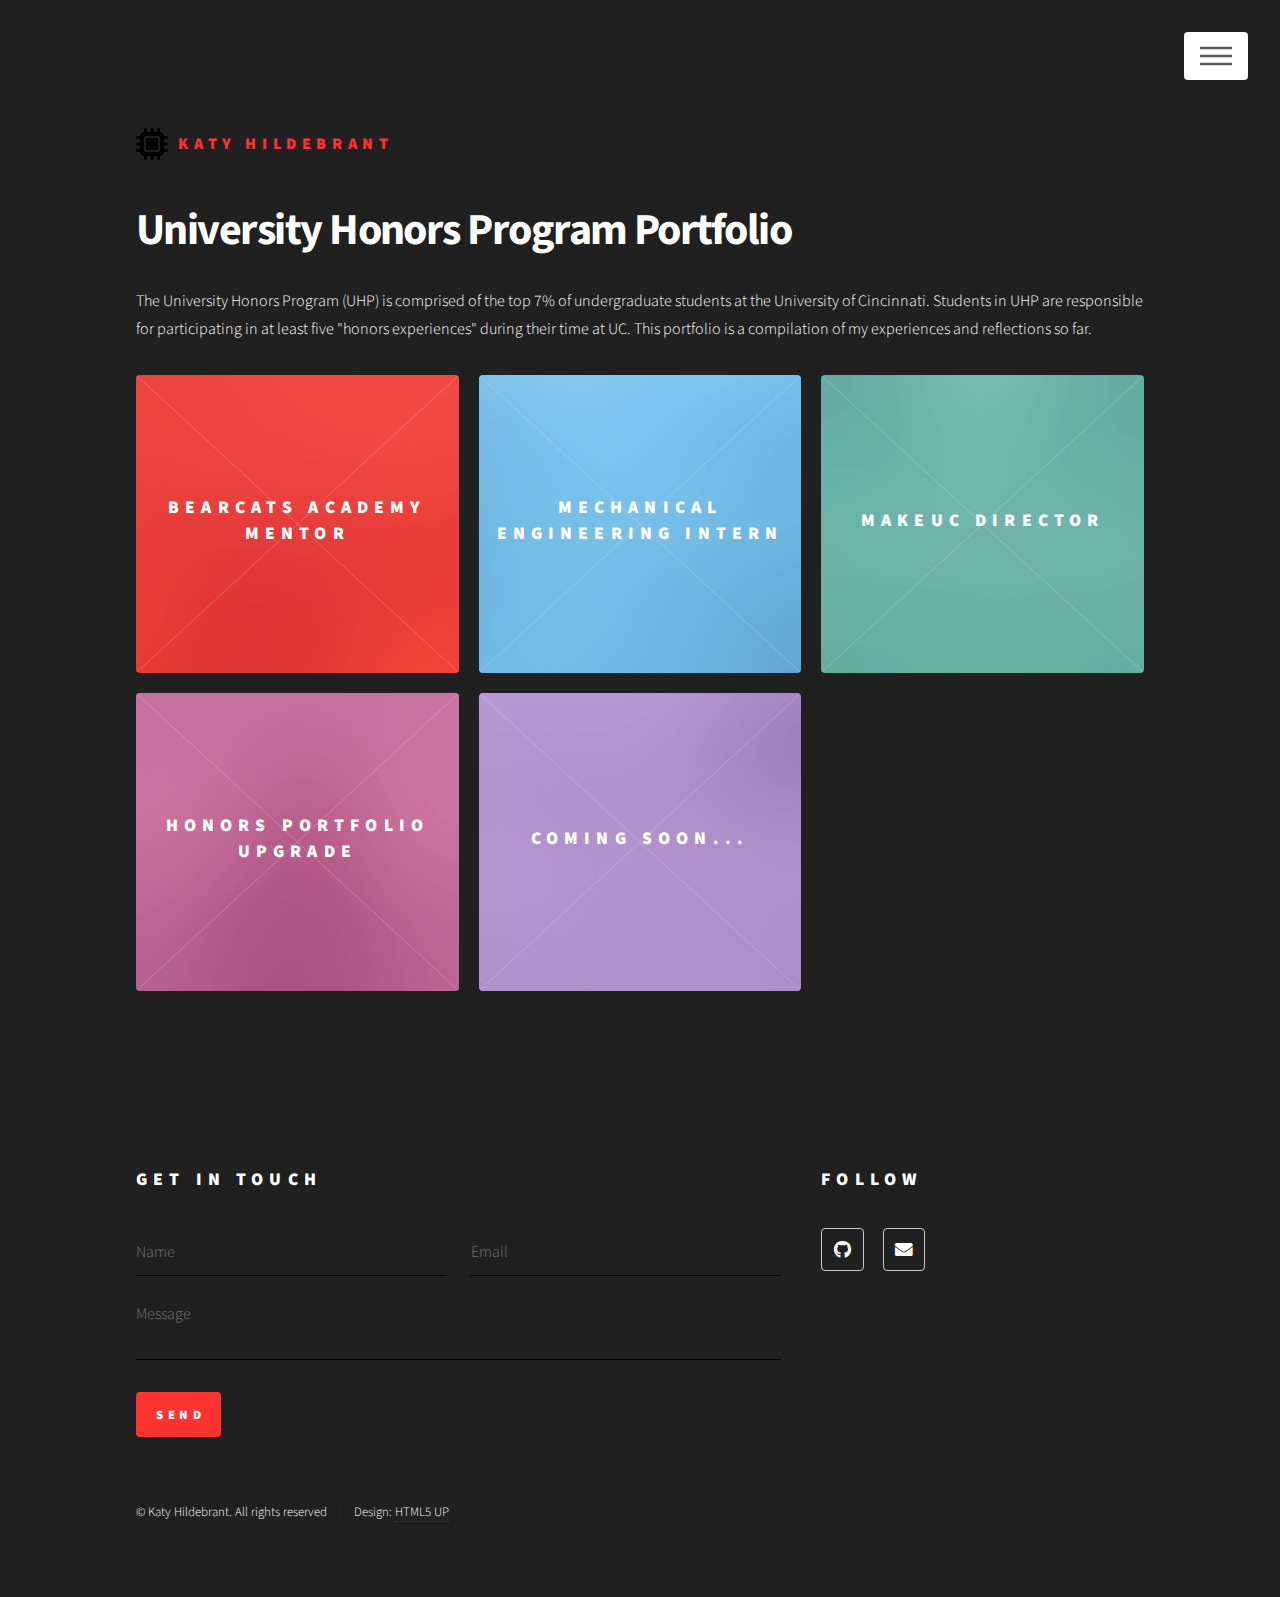
<file: index.html>
<!DOCTYPE HTML>
<!--
	Phantom by HTML5 UP
	html5up.net | @ajlkn
	Free for personal and commercial use under the CCA 3.0 license (html5up.net/license)
-->
<html>
	<head>
		<title>Katy Hildebrant Honors Portfolio</title>
		<meta charset="utf-8" />
		<meta name="viewport" content="width=device-width, initial-scale=1, user-scalable=no" />
		<link rel="stylesheet" href="assets/css/main.css" />
		<noscript><link rel="stylesheet" href="assets/css/noscript.css" /></noscript>
	</head>
	<body class="is-preload">
		<!-- Wrapper -->
			<div id="wrapper">

				<!-- Header -->
					<header id="header">
						<div class="inner">

							<!-- Logo -->
								<a href="index.html" class="logo">
									<span class="symbol"><img src="images/logo.svg" alt="" /></span><span class="title">Katy Hildebrant</span>
								</a>

							<!-- Nav -->
								<nav>
									<ul>
										<li><a href="#menu">Menu</a></li>
									</ul>
								</nav>

						</div>
					</header>

				<!-- Menu -->
					<nav id="menu">
						<h2>Menu</h2>
						<ul>
							<li><a href="index.html">Home</a></li>
							<li><a href="about_me.html">About Me</a></li>
							<li><a href="year_in_review_20_21.html">Year in Review: 2020-2021</a></li>
							<li><a href="year_in_review_21_22.html">Year in Review: 2021-2022</a></li>
							<li><a href="year_in_review_22_23.html">Year in Review: 2022-2023</a></li>
						</ul>
					</nav>

				<!-- Main -->
					<div id="main">
						<div class="inner">
							<header>
								<h1>University Honors Program Portfolio</h1>
								<p> The University Honors Program (UHP) is comprised of the top 7% of 
									undergraduate students at the University of Cincinnati. Students 
									in UHP are responsible for participating in at least five "honors 
									experiences" during their time at UC. This portfolio is a compilation 
									of my experiences and reflections so far.
								</p>
							</header>
							<section class="tiles">
								<article class="style1">
									<span class="image">
										<img src="images/pic01.jpg" alt="" />
									</span>
									<a href="bearcats_academy.html">
										<h2>Bearcats Academy Mentor</h2>
										<div class="content">
											<p>My experience working as a mentor with the Bearcats Academy
												program for Cincinnati high school students.
											</p>
										</div>
									</a>
								</article>
								<article class="style2">
									<span class="image">
										<img src="images/pic02.jpg" alt="" />
									</span>
									<a href="engineering_intern.html">
										<h2>Mechanical Engineering Intern</h2>
										<div class="content">
											<p>My experience working as a mechanical engineering intern for
												Rieck Services in Dayton, Ohio.
											</p>
										</div>
									</a>
								</article>
								<article class="style3">
									<span class="image">
										<img src="images/pic03.jpg" alt="" />
									</span>
									<a href="makeuc_director.html">
										<h2>MakeUC Director</h2>
										<div class="content">
											<p>My experience directing MakeUC, the annual hackathon hosted
												by the University of Cincinnati chapter of IEEE.
											</p>
										</div>
									</a>
								</article>
								<article class="style4">
									<span class="image">
										<img src="images/pic04.jpg" alt="" />
									</span>
									<a href="portfolio_upgrade.html">
										<h2>Honors Portfolio Upgrade</h2>
										<div class="content">
											<p>My experience redesigning my honors portfolio into the one you 
												see now!
											</p>
										</div>
									</a>
								</article>
								<article class="style5">
									<span class="image">
										<img src="images/pic05.jpg" alt="" />
									</span>
									<a>
										<h2>Coming Soon...</h2>
										<div class="content">
											<p>...</p>
										</div>
									</a>
								</article>
							</section>
						</div>
					</div>

				<!-- Footer -->
					<footer id="footer">
						<div class="inner">
							<section>
								<h2>Get in touch</h2>
								<form method="post" action="#">
									<div class="fields">
										<div class="field half">
											<input type="text" name="name" id="name" placeholder="Name" />
										</div>
										<div class="field half">
											<input type="email" name="email" id="email" placeholder="Email" />
										</div>
										<div class="field">
											<textarea name="message" id="message" placeholder="Message"></textarea>
										</div>
									</div>
									<ul class="actions">
										<li><input type="submit" value="Send" class="primary" /></li>
									</ul>
								</form>
							</section>
							<section>
								<h2>Follow</h2>
								<ul class="icons">
									<li><a href="https://github.com/hildebkg" target ="_blank" class="icon brands style2 fa-github"><span class="label">GitHub</span></a></li>
									<li><a href="mailto: hildebkg@mail.uc.edu" class="icon solid style2 fa-envelope"><span class="label">Email</span></a></li>
								</ul>
							</section>
							<ul class="copyright">
								<li>&copy; Katy Hildebrant. All rights reserved</li><li>Design: <a href="http://html5up.net">HTML5 UP</a></li>
							</ul>
						</div>
					</footer>

			</div>

		<!-- Scripts -->
			<script src="assets/js/jquery.min.js"></script>
			<script src="assets/js/browser.min.js"></script>
			<script src="assets/js/breakpoints.min.js"></script>
			<script src="assets/js/util.js"></script>
			<script src="assets/js/main.js"></script>

	</body>
</html>
</file>
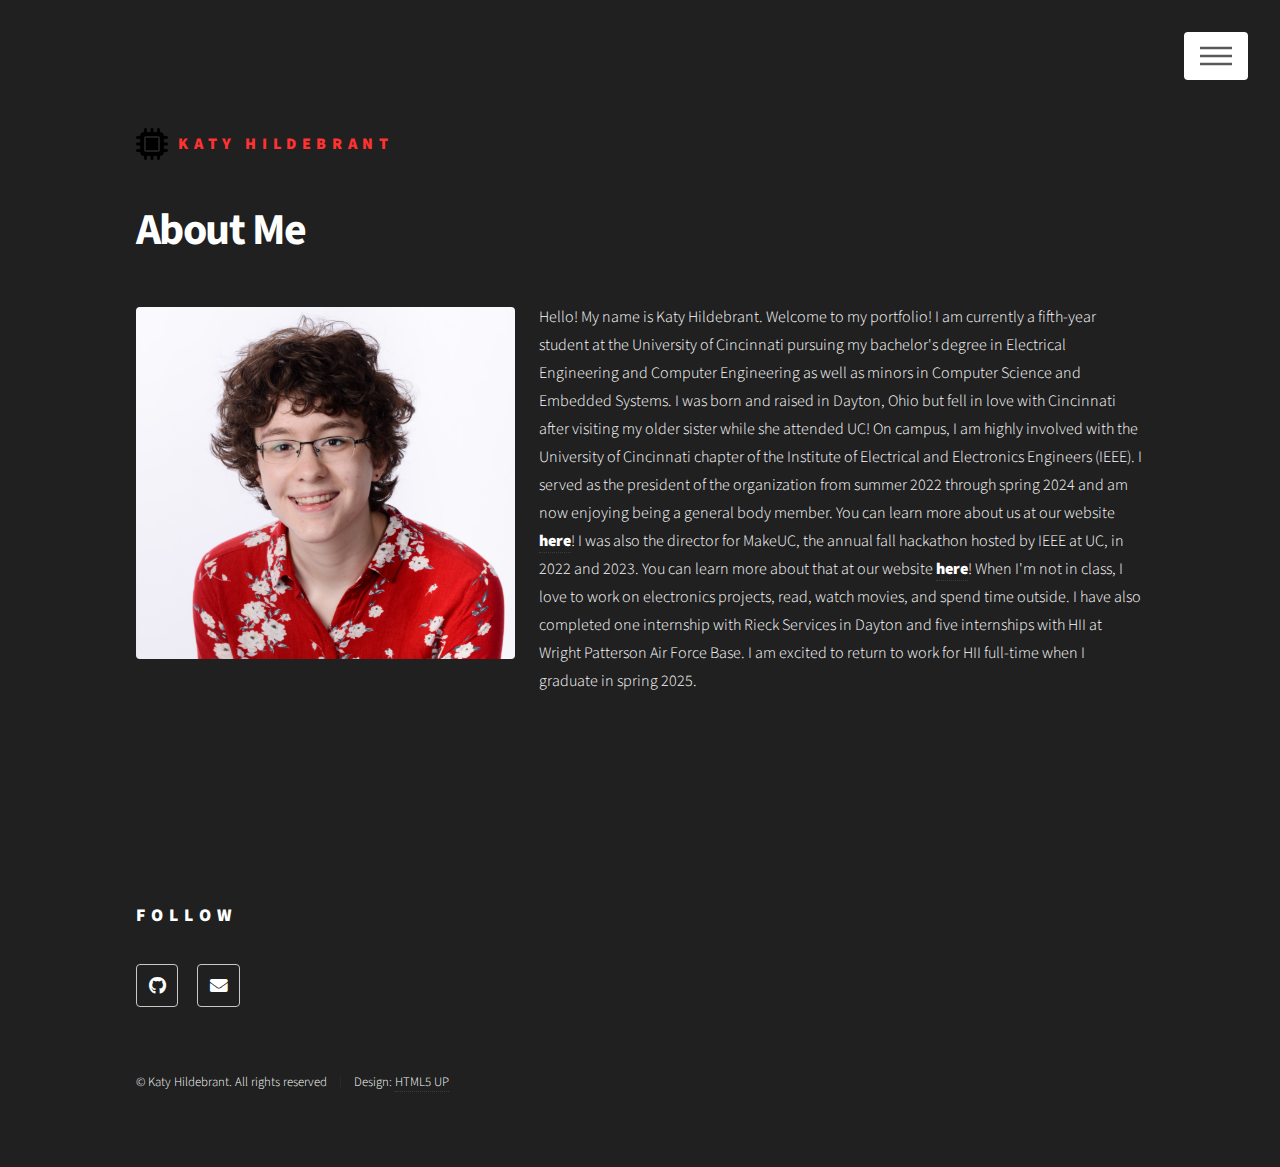
<file: about_me.html>
<!DOCTYPE HTML>
<!--
	Phantom by HTML5 UP
	html5up.net | @ajlkn
	Free for personal and commercial use under the CCA 3.0 license (html5up.net/license)
-->
<html>
	<head>
		<title>About Me</title>
		<meta charset="utf-8" />
		<meta name="viewport" content="width=device-width, initial-scale=1, user-scalable=no" />
		<link rel="stylesheet" href="assets/css/main.css" />
		<noscript><link rel="stylesheet" href="assets/css/noscript.css" /></noscript>
	</head>
	<body class="is-preload">
		<!-- Wrapper -->
			<div id="wrapper">

				<!-- Header -->
					<header id="header">
						<div class="inner">

							<!-- Logo -->
							<a href="https://hildebkg.github.io/home" class="logo">
								<span class="symbol"><img src="images/logo.svg" alt="" /></span><span class="title">Katy Hildebrant</span>
							</a>

							<!-- Nav -->
								<nav>
									<ul>
										<li><a href="#menu">Menu</a></li>
									</ul>
								</nav>

						</div>
					</header>

				<!-- Menu -->
				<nav id="menu">
					<h2>Menu</h2>
					<ul>
						<li><a href="https://hildebkg.github.io/home">Home</a></li>
						<li><a href="https://hildebkg.github.io/about_me">About Me</a></li>
						<li><a href="https://hildebkg.github.io/year_in_review_20_21">Year in Review: 2020-2021</a></li>
						<li><a href="https://hildebkg.github.io/year_in_review_21_22">Year in Review: 2021-2022</a></li>
						<li><a href="https://hildebkg.github.io/year_in_review_22_23">Year in Review: 2022-2023</a></li>
						<li><a href="https://hildebkg.github.io/year_in_review_23_24">Year in Review: 2023-2024</a></li>
						<li><a href="https://hildebkg.github.io/year_in_review_24_25">Year in Review: 2024-2025</a></li>
					</ul>
				</nav>

				<!-- Main -->
					<div id="main">
						<div class="inner">
							<h1>About Me</h1>
							<p><span class="image left"><img src="images/portrait.png" alt="" /></span>Hello! My name is Katy Hildebrant. 
								Welcome to my portfolio! I am currently a fifth-year student at the University of Cincinnati pursuing my 
								bachelor's degree in Electrical Engineering and Computer Engineering as well as minors in Computer Science and 
								Embedded Systems. I was born and raised in Dayton, Ohio but fell in love with Cincinnati after visiting my older sister 
								while she attended UC! 
								On campus, I am highly involved with the University of Cincinnati chapter of the Institute of Electrical and Electronics 
								Engineers (IEEE). I served as the president of the organization from summer 2022 through spring 2024 and am now enjoying 
								being a general body member. You can learn more about us at our website <a href="https://ieee.uc.edu" target ="_blank"><b>here</b></a>!
								I was also the director for MakeUC, the annual fall hackathon hosted by IEEE at UC, in 2022 and 2023. You can learn more 
								about that at our website <a href="https://makeuc.io" target ="_blank"><b>here</b></a>!
								When I'm not in class, I love to work on electronics projects, read, watch movies, and spend time outside. I have also completed 
								one internship with Rieck Services in Dayton and five internships with HII at Wright Patterson Air Force Base. 
								I am excited to return to work for HII full-time when I graduate in spring 2025.
							</p>
						</div>
					</div>

				<!-- Footer -->
					<footer id="footer">
						<div class="inner">
							<section>
								<h2>Follow</h2>
								<ul class="icons">
									<li><a href="https://github.com/hildebkg" target ="_blank" class="icon brands style2 fa-github"><span class="label">GitHub</span></a></li>
									<li><a href="mailto: hildebkg@mail.uc.edu" class="icon solid style2 fa-envelope"><span class="label">Email</span></a></li>
								</ul>
							</section>
							<ul class="copyright">
								<li>&copy; Katy Hildebrant. All rights reserved</li><li>Design: <a href="http://html5up.net">HTML5 UP</a></li>
							</ul>
						</div>
					</footer>

			</div>

		<!-- Scripts -->
			<script src="assets/js/jquery.min.js"></script>
			<script src="assets/js/browser.min.js"></script>
			<script src="assets/js/breakpoints.min.js"></script>
			<script src="assets/js/util.js"></script>
			<script src="assets/js/main.js"></script>

	</body>
</html>
</file>
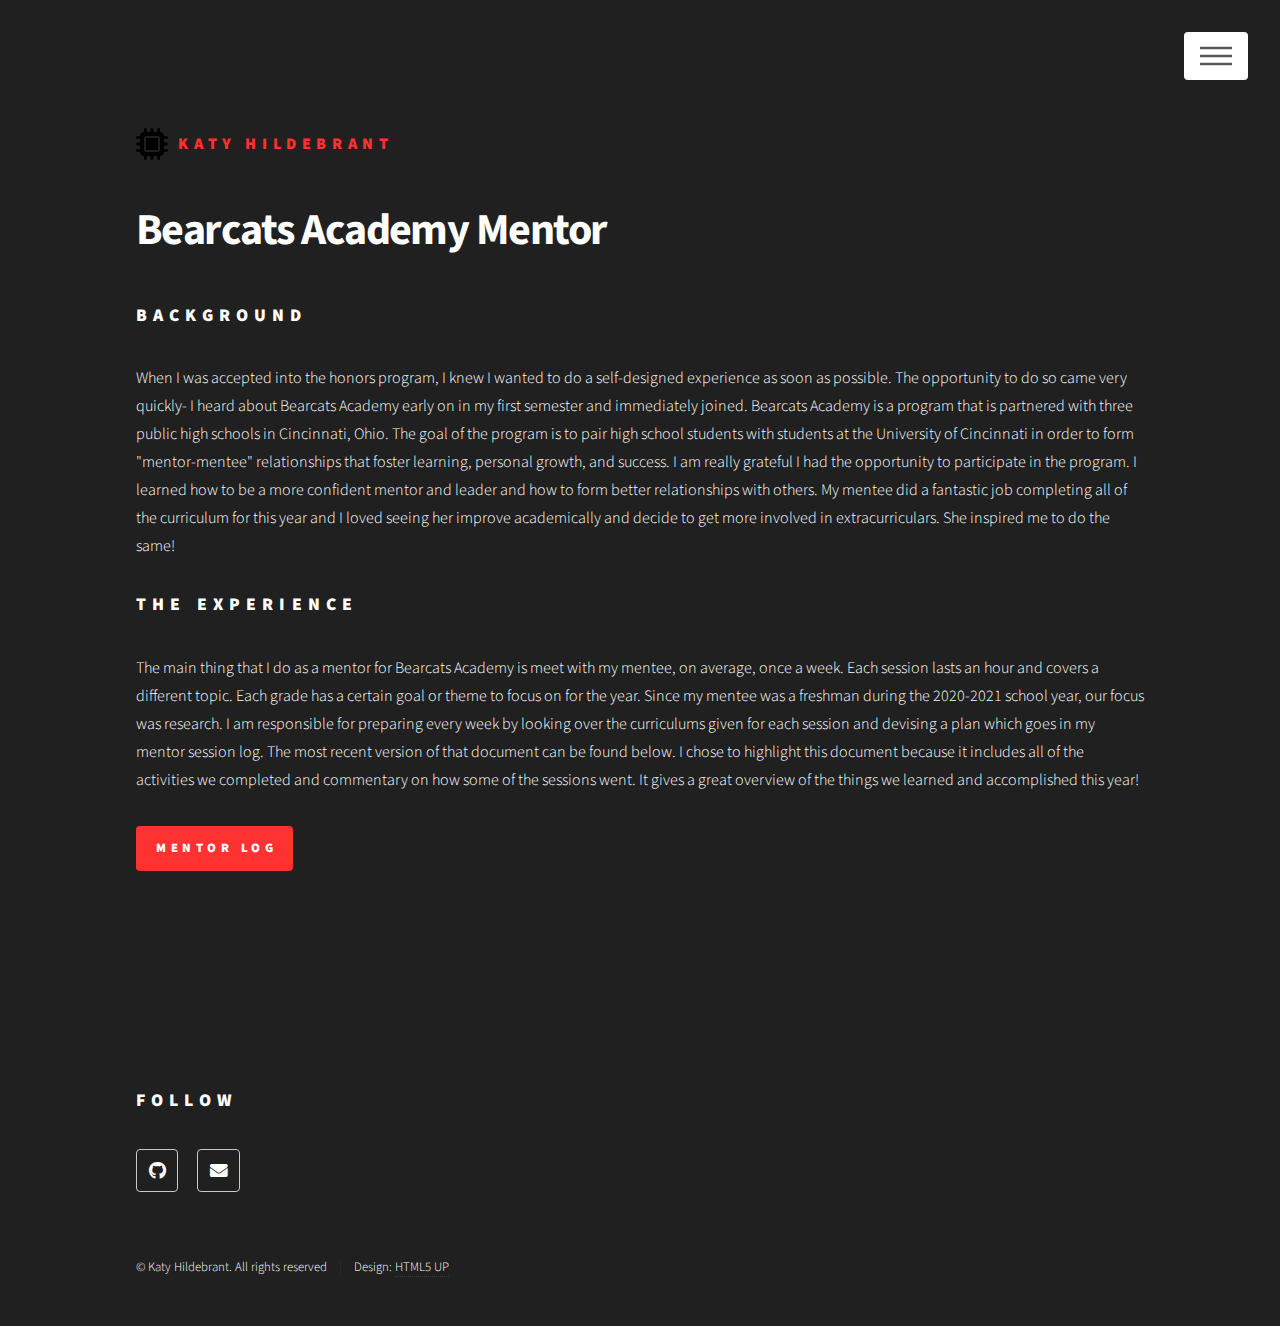
<file: bearcats_academy.html>
<!DOCTYPE HTML>
<!--
	Phantom by HTML5 UP
	html5up.net | @ajlkn
	Free for personal and commercial use under the CCA 3.0 license (html5up.net/license)
-->
<html>
	<head>
		<title>Bearcats Academy Mentor</title>
		<meta charset="utf-8" />
		<meta name="viewport" content="width=device-width, initial-scale=1, user-scalable=no" />
		<link rel="stylesheet" href="assets/css/main.css" />
		<noscript><link rel="stylesheet" href="assets/css/noscript.css" /></noscript>
	</head>
	<body class="is-preload">
		<!-- Wrapper -->
			<div id="wrapper">

				<!-- Header -->
					<header id="header">
						<div class="inner">

							<!-- Logo -->
							<a href="https://hildebkg.github.io/home" class="logo">
								<span class="symbol"><img src="images/logo.svg" alt="" /></span><span class="title">Katy Hildebrant</span>
							</a>

							<!-- Nav -->
								<nav>
									<ul>
										<li><a href="#menu">Menu</a></li>
									</ul>
								</nav>

						</div>
					</header>

				<!-- Menu -->
				<nav id="menu">
					<h2>Menu</h2>
					<ul>
						<li><a href="https://hildebkg.github.io/home">Home</a></li>
						<li><a href="https://hildebkg.github.io/about_me">About Me</a></li>
						<li><a href="https://hildebkg.github.io/year_in_review_20_21">Year in Review: 2020-2021</a></li>
						<li><a href="https://hildebkg.github.io/year_in_review_21_22">Year in Review: 2021-2022</a></li>
						<li><a href="https://hildebkg.github.io/year_in_review_22_23">Year in Review: 2022-2023</a></li>
						<li><a href="https://hildebkg.github.io/year_in_review_23_24">Year in Review: 2023-2024</a></li>
						<li><a href="https://hildebkg.github.io/year_in_review_24_25">Year in Review: 2024-2025</a></li>
					</ul>
				</nav>

				<!-- Main -->
					<div id="main">
						<div class="inner">
							<h1>Bearcats Academy Mentor</h1>
							<h2>Background</h2>
							<p>When I was accepted into the honors program, I knew I wanted to do a self-designed 
								experience as soon as possible. The opportunity to do so came very quickly- I 
								heard about Bearcats Academy early on in my first semester and immediately joined. 
								Bearcats Academy is a program that is partnered with three public high schools in 
								Cincinnati, Ohio. The goal of the program is to pair high school students with 
								students at the University of Cincinnati in order to form "mentor-mentee" 
								relationships that foster learning, personal growth, and success. I am really 
								grateful I had the opportunity to participate in the program. I learned how to be 
								a more confident mentor and leader and how to form better relationships with others. 
								My mentee did a fantastic job completing all of the curriculum for this year and I 
								loved seeing her improve academically and decide to get more involved in 
								extracurriculars. She inspired me to do the same!</p>
							<h2>The Experience</h2>
							<p>The main thing that I do as a mentor for Bearcats Academy is meet with my mentee, 
								on average, once a week. Each session lasts an hour and covers a different topic. 
								Each grade has a certain goal or theme to focus on for the year. Since my mentee 
								was a freshman during the 2020-2021 school year, our focus was research. I am 
								responsible for preparing every week by looking over the curriculums given for each 
								session and devising a plan which goes in my mentor session log. The most recent 
								version of that document can be found below. I chose to highlight this document 
								because it includes all of the activities we completed and commentary on how some of 
								the sessions went. It gives a great overview of the things we learned and accomplished 
								this year!</p>
							<ul class="actions">
								<li><a href="documents/BA_Record_Sheet.pdf" download="BA_Record_Sheet.pdf" class="button primary">Mentor Log</a></li>
							</ul>
						</div>
					</div>

				<!-- Footer -->
					<footer id="footer">
						<div class="inner">
							<section>
								<section>
								<h2>Follow</h2>
								<ul class="icons">
									<li><a href="https://github.com/hildebkg" target ="_blank" class="icon brands style2 fa-github"><span class="label">GitHub</span></a></li>
									<li><a href="mailto: hildebkg@mail.uc.edu" class="icon solid style2 fa-envelope"><span class="label">Email</span></a></li>
								</ul>
							</section>
							<ul class="copyright">
								<li>&copy; Katy Hildebrant. All rights reserved</li><li>Design: <a href="http://html5up.net">HTML5 UP</a></li>
							</ul>
						</div>
					</footer>

			</div>

		<!-- Scripts -->
			<script src="assets/js/jquery.min.js"></script>
			<script src="assets/js/browser.min.js"></script>
			<script src="assets/js/breakpoints.min.js"></script>
			<script src="assets/js/util.js"></script>
			<script src="assets/js/main.js"></script>

	</body>
</html>
</file>
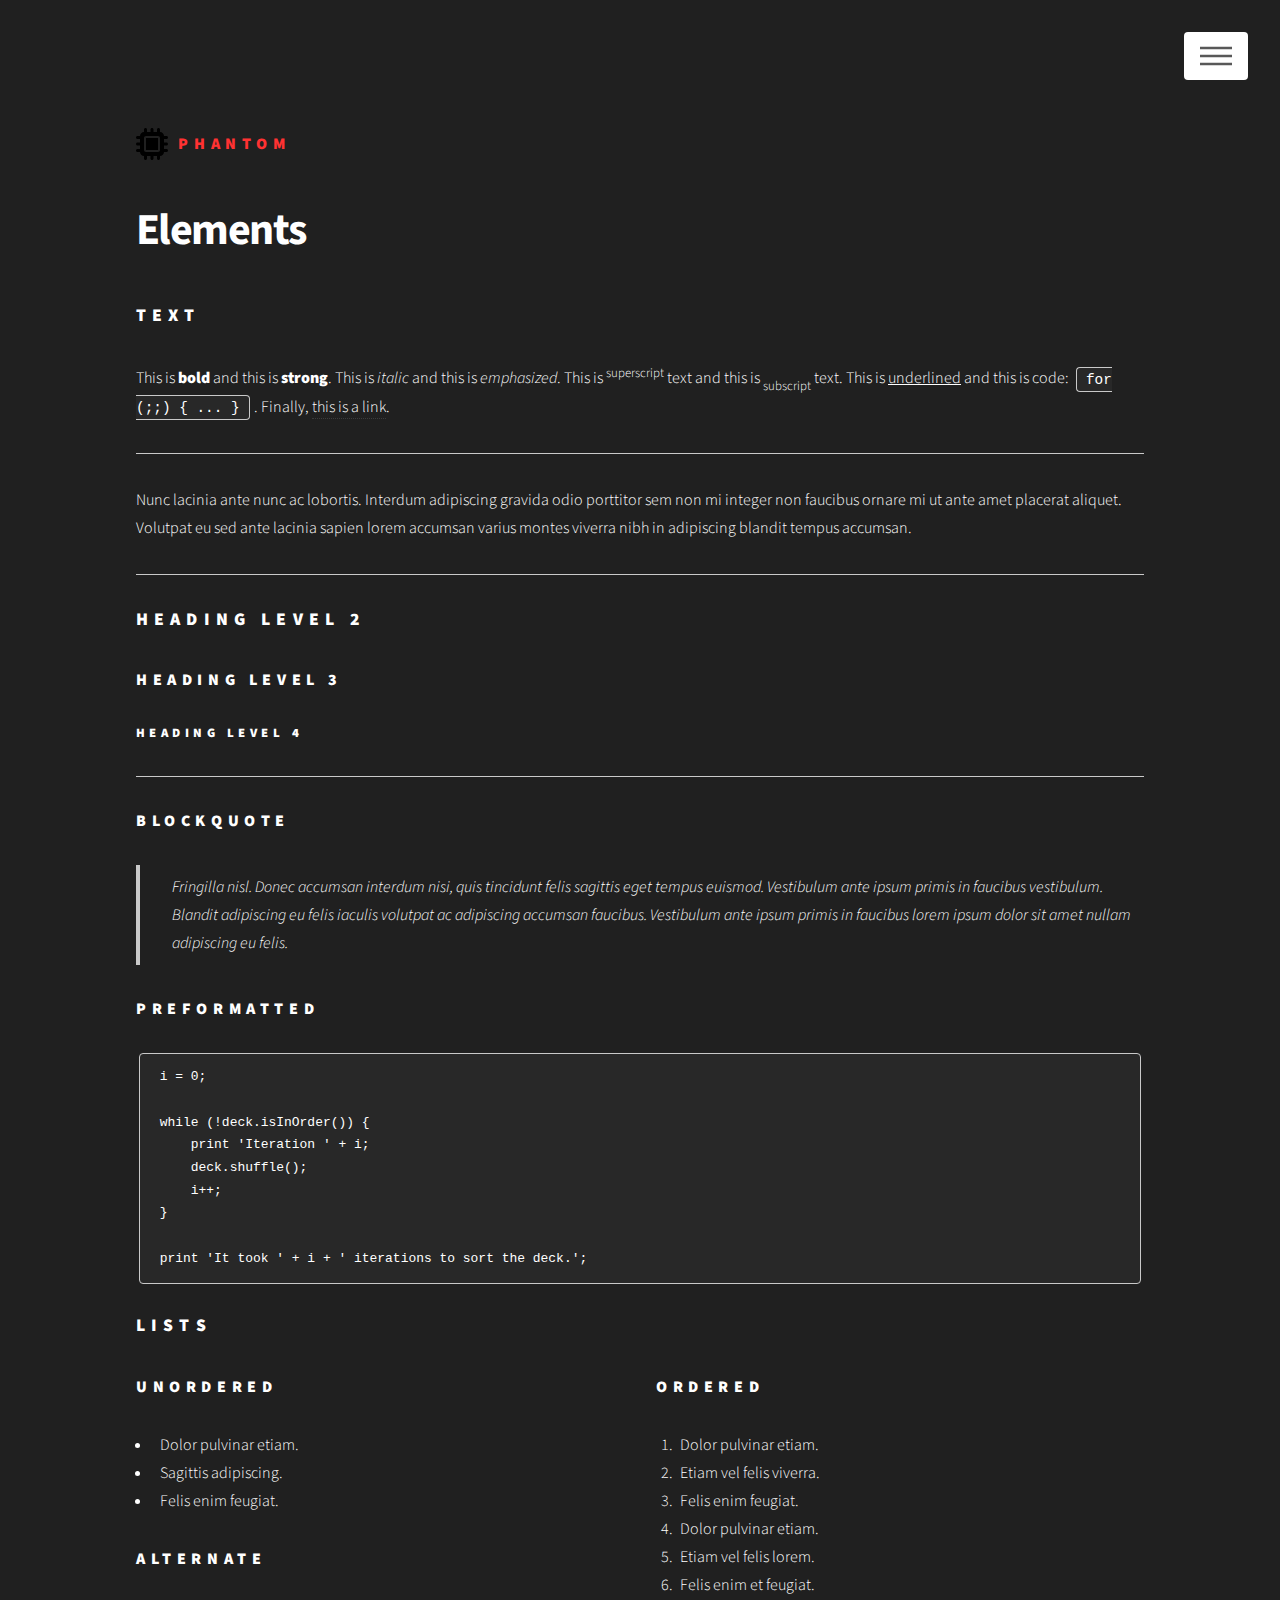
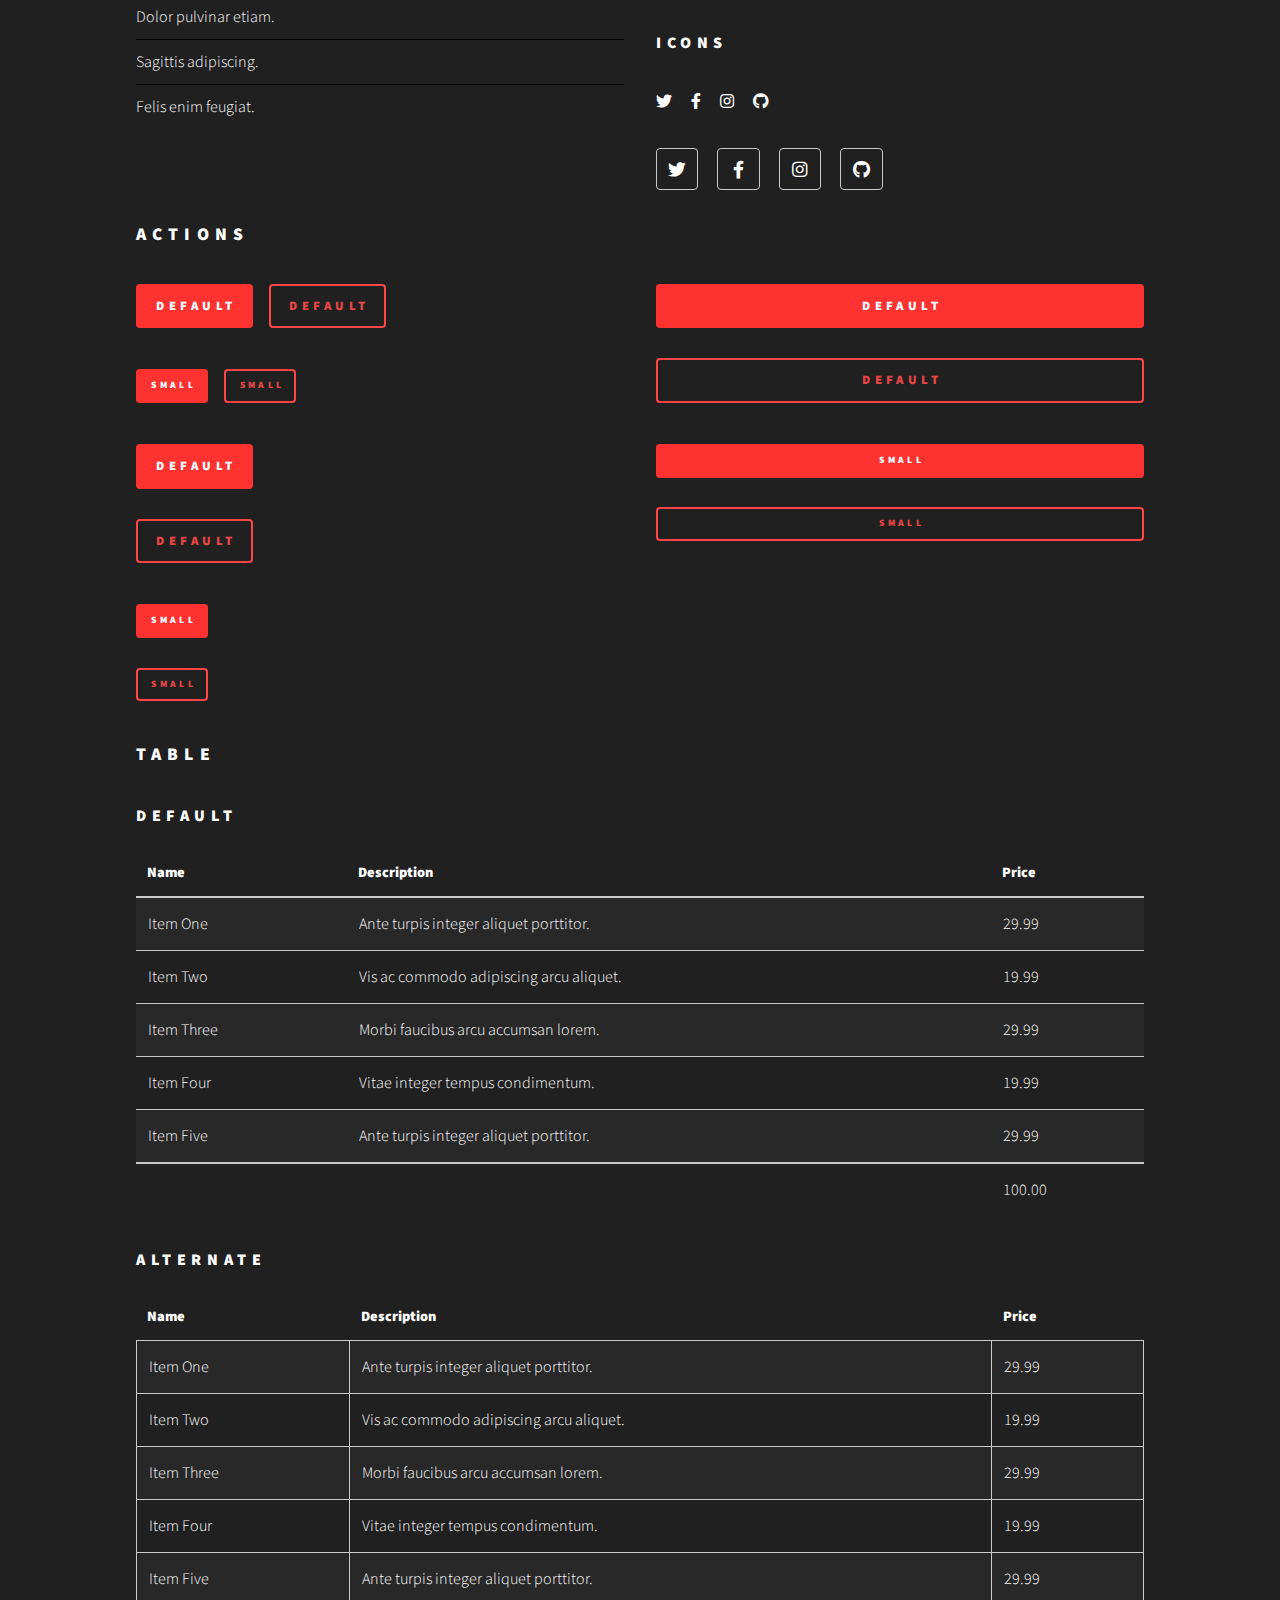
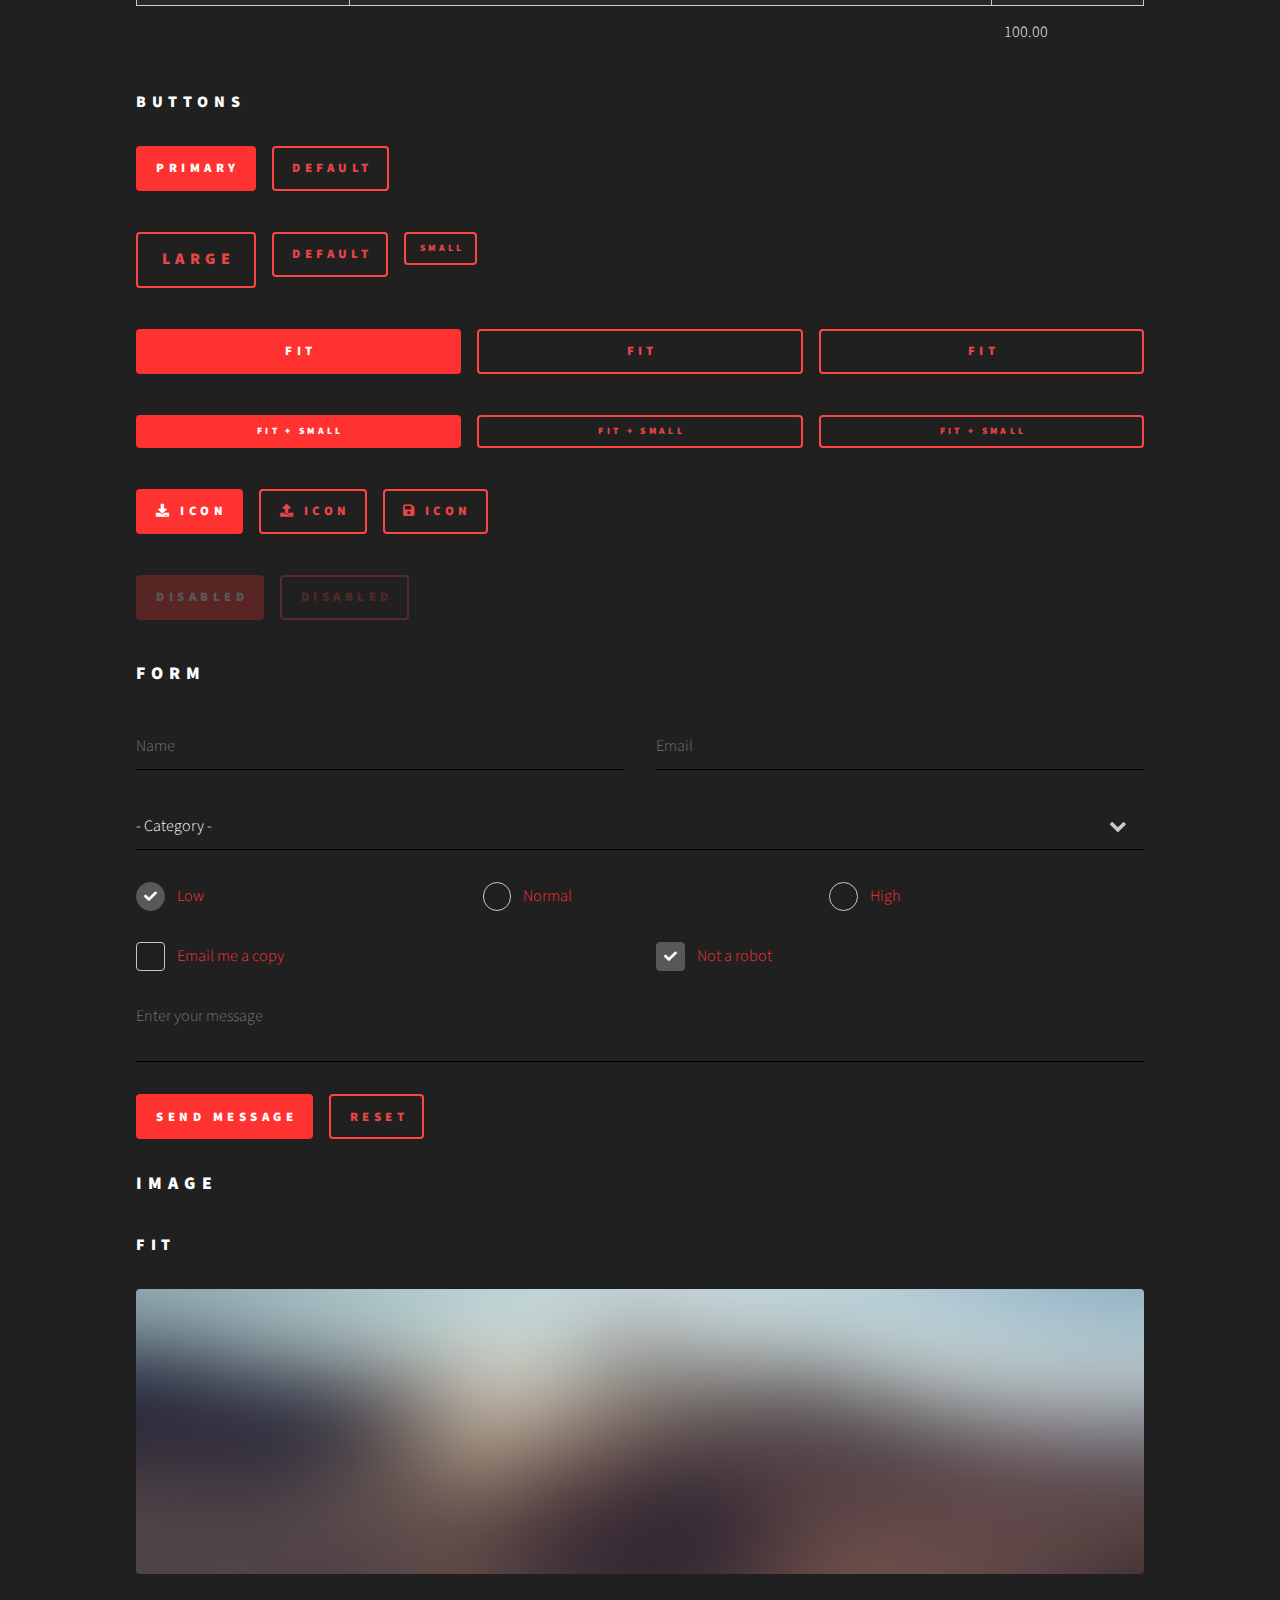
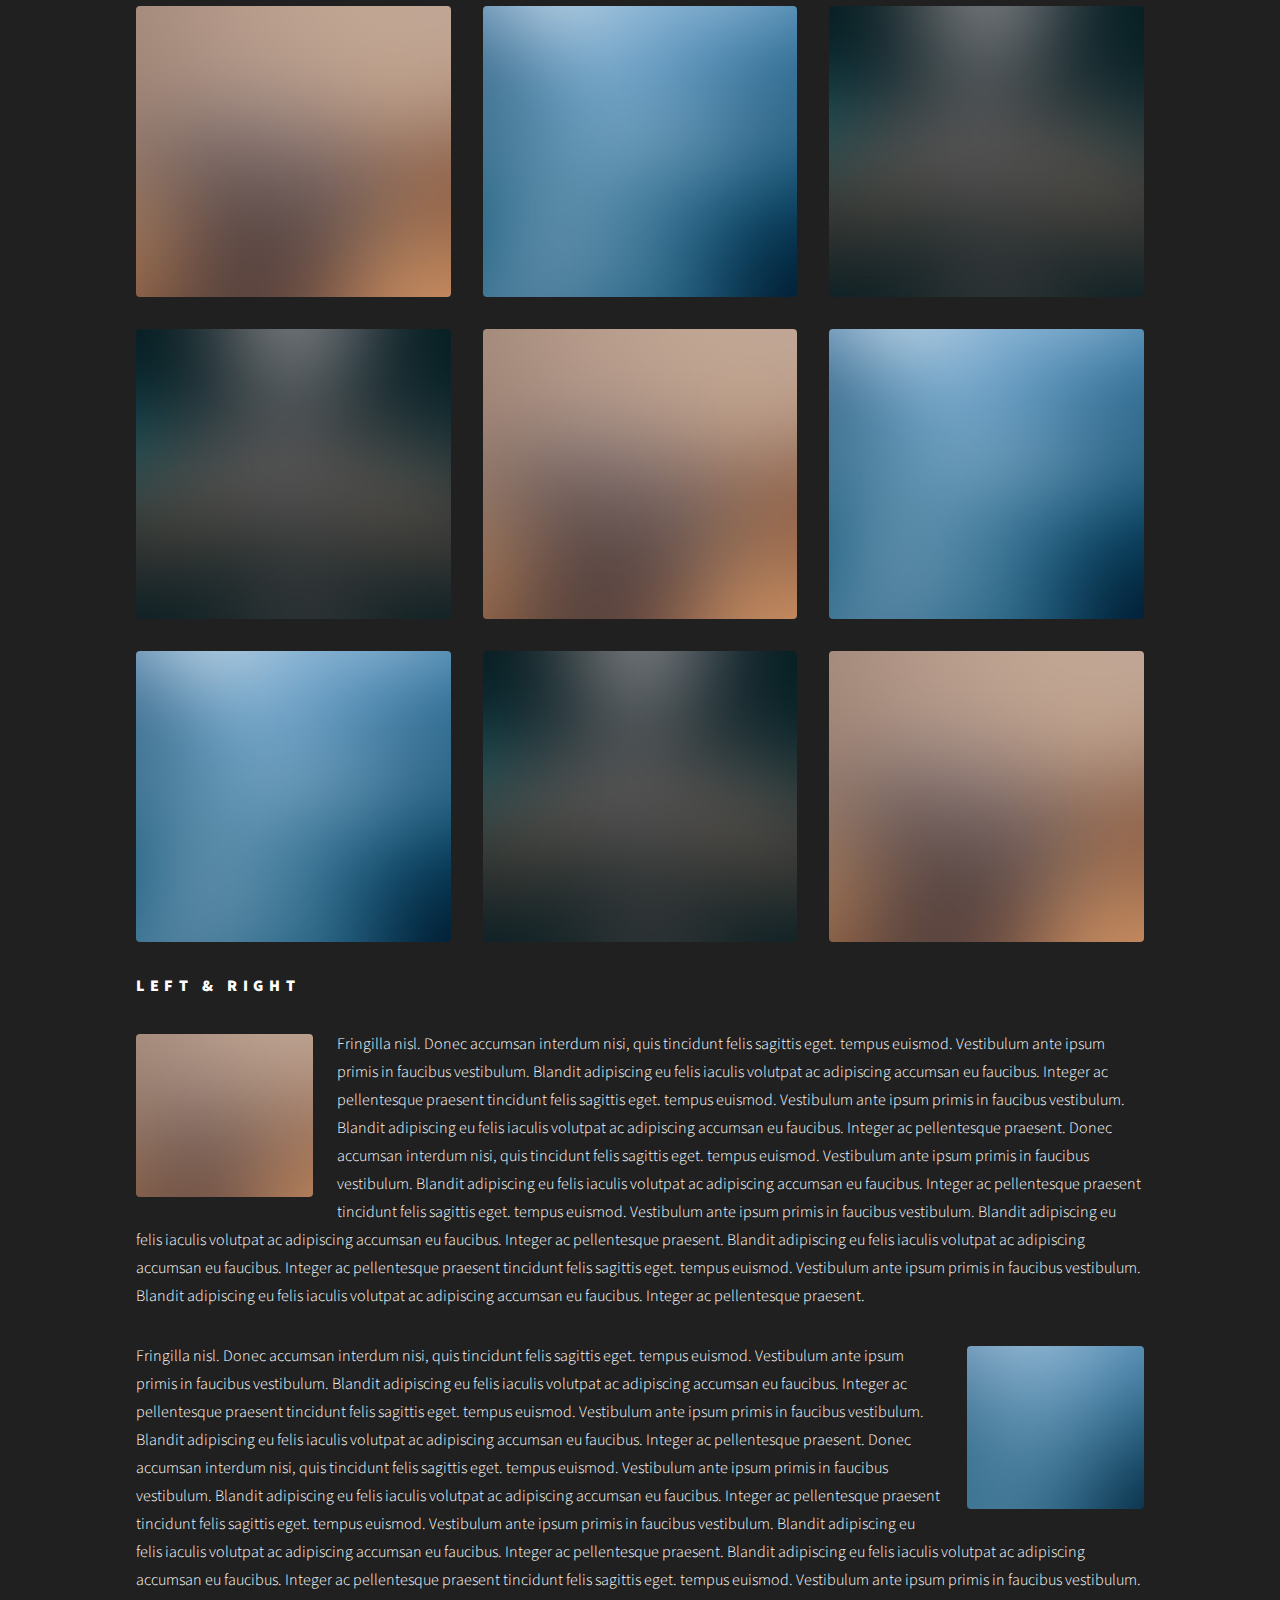
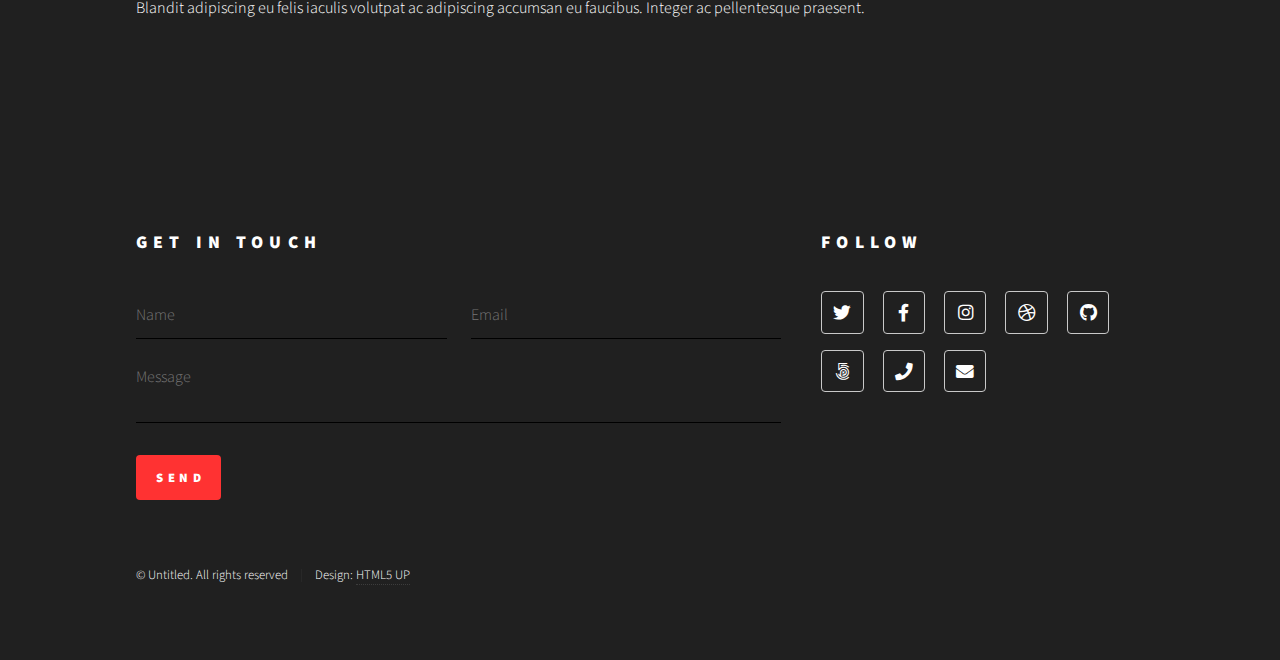
<file: elements.html>
<!DOCTYPE HTML>
<!--
	Phantom by HTML5 UP
	html5up.net | @ajlkn
	Free for personal and commercial use under the CCA 3.0 license (html5up.net/license)
-->
<html>
	<head>
		<title>Elements - Phantom by HTML5 UP</title>
		<meta charset="utf-8" />
		<meta name="viewport" content="width=device-width, initial-scale=1, user-scalable=no" />
		<link rel="stylesheet" href="assets/css/main.css" />
		<noscript><link rel="stylesheet" href="assets/css/noscript.css" /></noscript>
	</head>
	<body class="is-preload">
		<!-- Wrapper -->
			<div id="wrapper">

				<!-- Header -->
					<header id="header">
						<div class="inner">

							<!-- Logo -->
								<a href="index.html" class="logo">
									<span class="symbol"><img src="images/logo.svg" alt="" /></span><span class="title">Phantom</span>
								</a>

							<!-- Nav -->
								<nav>
									<ul>
										<li><a href="#menu">Menu</a></li>
									</ul>
								</nav>

						</div>
					</header>

				<!-- Menu -->
					<nav id="menu">
						<h2>Menu</h2>
						<ul>
							<li><a href="index.html">Home</a></li>
							<li><a href="generic.html">Ipsum veroeros</a></li>
							<li><a href="generic.html">Tempus etiam</a></li>
							<li><a href="generic.html">Consequat dolor</a></li>
							<li><a href="elements.html">Elements</a></li>
						</ul>
					</nav>

				<!-- Main -->
					<div id="main">
						<div class="inner">
							<h1>Elements</h1>

							<!-- Text -->
								<section>
									<h2>Text</h2>
									<p>This is <b>bold</b> and this is <strong>strong</strong>. This is <i>italic</i> and this is <em>emphasized</em>.
									This is <sup>superscript</sup> text and this is <sub>subscript</sub> text.
									This is <u>underlined</u> and this is code: <code>for (;;) { ... }</code>. Finally, <a href="#">this is a link</a>.</p>
									<hr />
									<p>Nunc lacinia ante nunc ac lobortis. Interdum adipiscing gravida odio porttitor sem non mi integer non faucibus ornare mi ut ante amet placerat aliquet. Volutpat eu sed ante lacinia sapien lorem accumsan varius montes viverra nibh in adipiscing blandit tempus accumsan.</p>
									<hr />
									<h2>Heading Level 2</h2>
									<h3>Heading Level 3</h3>
									<h4>Heading Level 4</h4>
									<hr />
									<h3>Blockquote</h3>
									<blockquote>Fringilla nisl. Donec accumsan interdum nisi, quis tincidunt felis sagittis eget tempus euismod. Vestibulum ante ipsum primis in faucibus vestibulum. Blandit adipiscing eu felis iaculis volutpat ac adipiscing accumsan faucibus. Vestibulum ante ipsum primis in faucibus lorem ipsum dolor sit amet nullam adipiscing eu felis.</blockquote>
									<h3>Preformatted</h3>
									<pre><code>i = 0;

while (!deck.isInOrder()) {
    print 'Iteration ' + i;
    deck.shuffle();
    i++;
}

print 'It took ' + i + ' iterations to sort the deck.';</code></pre>
								</section>

							<!-- Lists -->
								<section>
									<h2>Lists</h2>
									<div class="row">
										<div class="col-6 col-12-medium">
											<h3>Unordered</h3>
											<ul>
												<li>Dolor pulvinar etiam.</li>
												<li>Sagittis adipiscing.</li>
												<li>Felis enim feugiat.</li>
											</ul>
											<h3>Alternate</h3>
											<ul class="alt">
												<li>Dolor pulvinar etiam.</li>
												<li>Sagittis adipiscing.</li>
												<li>Felis enim feugiat.</li>
											</ul>
										</div>
										<div class="col-6 col-12-medium">
											<h3>Ordered</h3>
											<ol>
												<li>Dolor pulvinar etiam.</li>
												<li>Etiam vel felis viverra.</li>
												<li>Felis enim feugiat.</li>
												<li>Dolor pulvinar etiam.</li>
												<li>Etiam vel felis lorem.</li>
												<li>Felis enim et feugiat.</li>
											</ol>
											<h3>Icons</h3>
											<ul class="icons">
												<li><a href="#" class="icon brands style1 fa-twitter"><span class="label">Twitter</span></a></li>
												<li><a href="#" class="icon brands style1 fa-facebook-f"><span class="label">Facebook</span></a></li>
												<li><a href="#" class="icon brands style1 fa-instagram"><span class="label">Instagram</span></a></li>
												<li><a href="#" class="icon brands style1 fa-github"><span class="label">Github</span></a></li>
											</ul>
											<ul class="icons">
												<li><a href="#" class="icon brands style2 fa-twitter"><span class="label">Twitter</span></a></li>
												<li><a href="#" class="icon brands style2 fa-facebook-f"><span class="label">Facebook</span></a></li>
												<li><a href="#" class="icon brands style2 fa-instagram"><span class="label">Instagram</span></a></li>
												<li><a href="#" class="icon brands style2 fa-github"><span class="label">Github</span></a></li>
											</ul>
										</div>
									</div>
									<h2>Actions</h2>
									<div class="row">
										<div class="col-6 col-12-medium">
											<ul class="actions">
												<li><a href="#" class="button primary">Default</a></li>
												<li><a href="#" class="button">Default</a></li>
											</ul>
											<ul class="actions small">
												<li><a href="#" class="button primary small">Small</a></li>
												<li><a href="#" class="button small">Small</a></li>
											</ul>
											<ul class="actions stacked">
												<li><a href="#" class="button primary">Default</a></li>
												<li><a href="#" class="button">Default</a></li>
											</ul>
											<ul class="actions stacked">
												<li><a href="#" class="button primary small">Small</a></li>
												<li><a href="#" class="button small">Small</a></li>
											</ul>
										</div>
										<div class="col-6 col-12-medium">
											<ul class="actions stacked">
												<li><a href="#" class="button primary fit">Default</a></li>
												<li><a href="#" class="button fit">Default</a></li>
											</ul>
											<ul class="actions stacked">
												<li><a href="#" class="button primary small fit">Small</a></li>
												<li><a href="#" class="button small fit">Small</a></li>
											</ul>
										</div>
									</div>
								</section>

							<!-- Table -->
								<section>
									<h2>Table</h2>
									<h3>Default</h3>
									<div class="table-wrapper">
										<table>
											<thead>
												<tr>
													<th>Name</th>
													<th>Description</th>
													<th>Price</th>
												</tr>
											</thead>
											<tbody>
												<tr>
													<td>Item One</td>
													<td>Ante turpis integer aliquet porttitor.</td>
													<td>29.99</td>
												</tr>
												<tr>
													<td>Item Two</td>
													<td>Vis ac commodo adipiscing arcu aliquet.</td>
													<td>19.99</td>
												</tr>
												<tr>
													<td>Item Three</td>
													<td> Morbi faucibus arcu accumsan lorem.</td>
													<td>29.99</td>
												</tr>
												<tr>
													<td>Item Four</td>
													<td>Vitae integer tempus condimentum.</td>
													<td>19.99</td>
												</tr>
												<tr>
													<td>Item Five</td>
													<td>Ante turpis integer aliquet porttitor.</td>
													<td>29.99</td>
												</tr>
											</tbody>
											<tfoot>
												<tr>
													<td colspan="2"></td>
													<td>100.00</td>
												</tr>
											</tfoot>
										</table>
									</div>

									<h3>Alternate</h3>
									<div class="table-wrapper">
										<table class="alt">
											<thead>
												<tr>
													<th>Name</th>
													<th>Description</th>
													<th>Price</th>
												</tr>
											</thead>
											<tbody>
												<tr>
													<td>Item One</td>
													<td>Ante turpis integer aliquet porttitor.</td>
													<td>29.99</td>
												</tr>
												<tr>
													<td>Item Two</td>
													<td>Vis ac commodo adipiscing arcu aliquet.</td>
													<td>19.99</td>
												</tr>
												<tr>
													<td>Item Three</td>
													<td> Morbi faucibus arcu accumsan lorem.</td>
													<td>29.99</td>
												</tr>
												<tr>
													<td>Item Four</td>
													<td>Vitae integer tempus condimentum.</td>
													<td>19.99</td>
												</tr>
												<tr>
													<td>Item Five</td>
													<td>Ante turpis integer aliquet porttitor.</td>
													<td>29.99</td>
												</tr>
											</tbody>
											<tfoot>
												<tr>
													<td colspan="2"></td>
													<td>100.00</td>
												</tr>
											</tfoot>
										</table>
									</div>
								</section>

							<!-- Buttons -->
								<section>
									<h3>Buttons</h3>
									<ul class="actions">
										<li><a href="#" class="button primary">Primary</a></li>
										<li><a href="#" class="button">Default</a></li>
									</ul>
									<ul class="actions">
										<li><a href="#" class="button large">Large</a></li>
										<li><a href="#" class="button">Default</a></li>
										<li><a href="#" class="button small">Small</a></li>
									</ul>
									<ul class="actions fit">
										<li><a href="#" class="button primary fit">Fit</a></li>
										<li><a href="#" class="button fit">Fit</a></li>
										<li><a href="#" class="button fit">Fit</a></li>
									</ul>
									<ul class="actions fit small">
										<li><a href="#" class="button primary fit small">Fit + Small</a></li>
										<li><a href="#" class="button fit small">Fit + Small</a></li>
										<li><a href="#" class="button fit small">Fit + Small</a></li>
									</ul>
									<ul class="actions">
										<li><a href="#" class="button primary icon solid fa-download">Icon</a></li>
										<li><a href="#" class="button icon solid fa-upload">Icon</a></li>
										<li><a href="#" class="button icon solid fa-save">Icon</a></li>
									</ul>
									<ul class="actions">
										<li><span class="button primary disabled">Disabled</span></li>
										<li><span class="button disabled">Disabled</span></li>
									</ul>
								</section>

							<!-- Form -->
								<section>
									<h2>Form</h2>
									<form method="post" action="#">
										<div class="row gtr-uniform">
											<div class="col-6 col-12-xsmall">
												<input type="text" name="demo-name" id="demo-name" value="" placeholder="Name" />
											</div>
											<div class="col-6 col-12-xsmall">
												<input type="email" name="demo-email" id="demo-email" value="" placeholder="Email" />
											</div>
											<div class="col-12">
												<select name="demo-category" id="demo-category">
													<option value="">- Category -</option>
													<option value="1">Manufacturing</option>
													<option value="1">Shipping</option>
													<option value="1">Administration</option>
													<option value="1">Human Resources</option>
												</select>
											</div>
											<div class="col-4 col-12-small">
												<input type="radio" id="demo-priority-low" name="demo-priority" checked>
												<label for="demo-priority-low">Low</label>
											</div>
											<div class="col-4 col-12-small">
												<input type="radio" id="demo-priority-normal" name="demo-priority">
												<label for="demo-priority-normal">Normal</label>
											</div>
											<div class="col-4 col-12-small">
												<input type="radio" id="demo-priority-high" name="demo-priority">
												<label for="demo-priority-high">High</label>
											</div>
											<div class="col-6 col-12-small">
												<input type="checkbox" id="demo-copy" name="demo-copy">
												<label for="demo-copy">Email me a copy</label>
											</div>
											<div class="col-6 col-12-small">
												<input type="checkbox" id="demo-human" name="demo-human" checked>
												<label for="demo-human">Not a robot</label>
											</div>
											<div class="col-12">
												<textarea name="demo-message" id="demo-message" placeholder="Enter your message" rows="6"></textarea>
											</div>
											<div class="col-12">
												<ul class="actions">
													<li><input type="submit" value="Send Message" class="primary" /></li>
													<li><input type="reset" value="Reset" /></li>
												</ul>
											</div>
										</div>
									</form>
								</section>

							<!-- Image -->
								<section>
									<h2>Image</h2>
									<h3>Fit</h3>
									<div class="box alt">
										<div class="row gtr-uniform">
											<div class="col-12"><span class="image fit"><img src="images/pic13.jpg" alt="" /></span></div>
											<div class="col-4"><span class="image fit"><img src="images/pic01.jpg" alt="" /></span></div>
											<div class="col-4"><span class="image fit"><img src="images/pic02.jpg" alt="" /></span></div>
											<div class="col-4"><span class="image fit"><img src="images/pic03.jpg" alt="" /></span></div>
											<div class="col-4"><span class="image fit"><img src="images/pic03.jpg" alt="" /></span></div>
											<div class="col-4"><span class="image fit"><img src="images/pic01.jpg" alt="" /></span></div>
											<div class="col-4"><span class="image fit"><img src="images/pic02.jpg" alt="" /></span></div>
											<div class="col-4"><span class="image fit"><img src="images/pic02.jpg" alt="" /></span></div>
											<div class="col-4"><span class="image fit"><img src="images/pic03.jpg" alt="" /></span></div>
											<div class="col-4"><span class="image fit"><img src="images/pic01.jpg" alt="" /></span></div>
										</div>
									</div>
									<h3>Left &amp; Right</h3>
									<p><span class="image left"><img src="images/pic14.jpg" alt="" /></span>Fringilla nisl. Donec accumsan interdum nisi, quis tincidunt felis sagittis eget. tempus euismod. Vestibulum ante ipsum primis in faucibus vestibulum. Blandit adipiscing eu felis iaculis volutpat ac adipiscing accumsan eu faucibus. Integer ac pellentesque praesent tincidunt felis sagittis eget. tempus euismod. Vestibulum ante ipsum primis in faucibus vestibulum. Blandit adipiscing eu felis iaculis volutpat ac adipiscing accumsan eu faucibus. Integer ac pellentesque praesent. Donec accumsan interdum nisi, quis tincidunt felis sagittis eget. tempus euismod. Vestibulum ante ipsum primis in faucibus vestibulum. Blandit adipiscing eu felis iaculis volutpat ac adipiscing accumsan eu faucibus. Integer ac pellentesque praesent tincidunt felis sagittis eget. tempus euismod. Vestibulum ante ipsum primis in faucibus vestibulum. Blandit adipiscing eu felis iaculis volutpat ac adipiscing accumsan eu faucibus. Integer ac pellentesque praesent. Blandit adipiscing eu felis iaculis volutpat ac adipiscing accumsan eu faucibus. Integer ac pellentesque praesent tincidunt felis sagittis eget. tempus euismod. Vestibulum ante ipsum primis in faucibus vestibulum. Blandit adipiscing eu felis iaculis volutpat ac adipiscing accumsan eu faucibus. Integer ac pellentesque praesent.</p>
									<p><span class="image right"><img src="images/pic15.jpg" alt="" /></span>Fringilla nisl. Donec accumsan interdum nisi, quis tincidunt felis sagittis eget. tempus euismod. Vestibulum ante ipsum primis in faucibus vestibulum. Blandit adipiscing eu felis iaculis volutpat ac adipiscing accumsan eu faucibus. Integer ac pellentesque praesent tincidunt felis sagittis eget. tempus euismod. Vestibulum ante ipsum primis in faucibus vestibulum. Blandit adipiscing eu felis iaculis volutpat ac adipiscing accumsan eu faucibus. Integer ac pellentesque praesent. Donec accumsan interdum nisi, quis tincidunt felis sagittis eget. tempus euismod. Vestibulum ante ipsum primis in faucibus vestibulum. Blandit adipiscing eu felis iaculis volutpat ac adipiscing accumsan eu faucibus. Integer ac pellentesque praesent tincidunt felis sagittis eget. tempus euismod. Vestibulum ante ipsum primis in faucibus vestibulum. Blandit adipiscing eu felis iaculis volutpat ac adipiscing accumsan eu faucibus. Integer ac pellentesque praesent. Blandit adipiscing eu felis iaculis volutpat ac adipiscing accumsan eu faucibus. Integer ac pellentesque praesent tincidunt felis sagittis eget. tempus euismod. Vestibulum ante ipsum primis in faucibus vestibulum. Blandit adipiscing eu felis iaculis volutpat ac adipiscing accumsan eu faucibus. Integer ac pellentesque praesent.</p>
								</section>

						</div>
					</div>

				<!-- Footer -->
					<footer id="footer">
						<div class="inner">
							<section>
								<h2>Get in touch</h2>
								<form method="post" action="#">
									<div class="fields">
										<div class="field half">
											<input type="text" name="name" id="name" placeholder="Name" />
										</div>
										<div class="field half">
											<input type="email" name="email" id="email" placeholder="Email" />
										</div>
										<div class="field">
											<textarea name="message" id="message" placeholder="Message"></textarea>
										</div>
									</div>
									<ul class="actions">
										<li><input type="submit" value="Send" class="primary" /></li>
									</ul>
								</form>
							</section>
							<section>
								<h2>Follow</h2>
								<ul class="icons">
									<li><a href="#" class="icon brands style2 fa-twitter"><span class="label">Twitter</span></a></li>
									<li><a href="#" class="icon brands style2 fa-facebook-f"><span class="label">Facebook</span></a></li>
									<li><a href="#" class="icon brands style2 fa-instagram"><span class="label">Instagram</span></a></li>
									<li><a href="#" class="icon brands style2 fa-dribbble"><span class="label">Dribbble</span></a></li>
									<li><a href="#" class="icon brands style2 fa-github"><span class="label">GitHub</span></a></li>
									<li><a href="#" class="icon brands style2 fa-500px"><span class="label">500px</span></a></li>
									<li><a href="#" class="icon solid style2 fa-phone"><span class="label">Phone</span></a></li>
									<li><a href="#" class="icon solid style2 fa-envelope"><span class="label">Email</span></a></li>
								</ul>
							</section>
							<ul class="copyright">
								<li>&copy; Untitled. All rights reserved</li><li>Design: <a href="http://html5up.net">HTML5 UP</a></li>
							</ul>
						</div>
					</footer>

			</div>

		<!-- Scripts -->
			<script src="assets/js/jquery.min.js"></script>
			<script src="assets/js/browser.min.js"></script>
			<script src="assets/js/breakpoints.min.js"></script>
			<script src="assets/js/util.js"></script>
			<script src="assets/js/main.js"></script>

	</body>
</html>
</file>
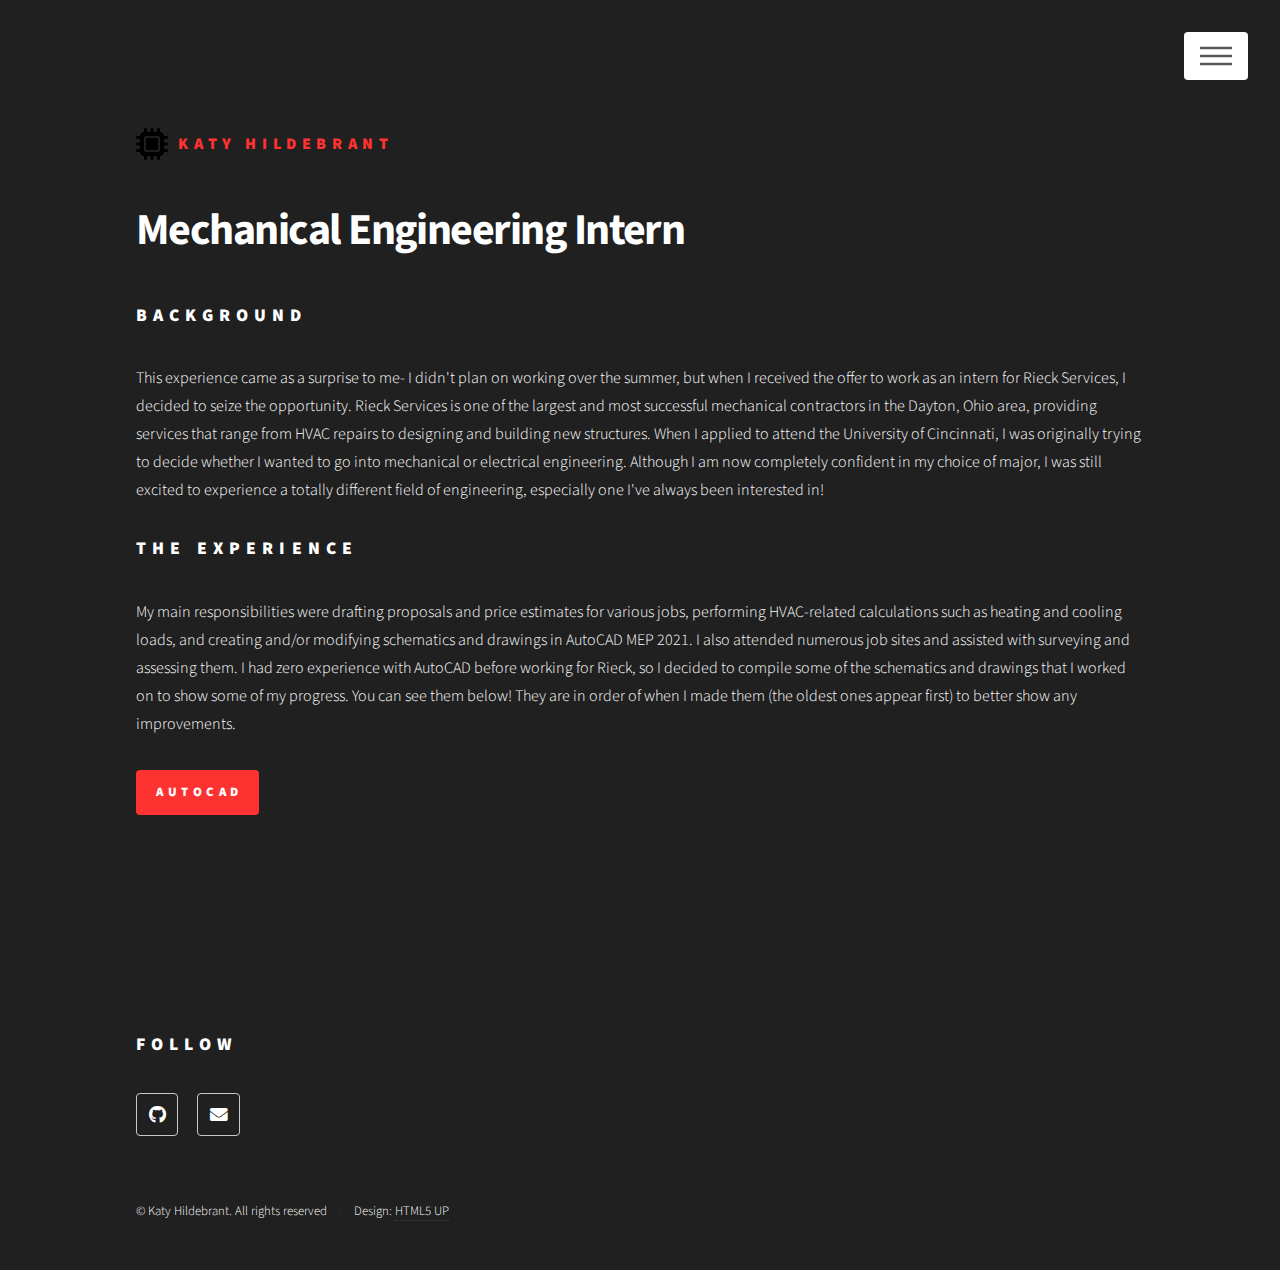
<file: engineering_intern.html>
<!DOCTYPE HTML>
<!--
	Phantom by HTML5 UP
	html5up.net | @ajlkn
	Free for personal and commercial use under the CCA 3.0 license (html5up.net/license)
-->
<html>
	<head>
		<title>Mechanical Engineering Intern</title>
		<meta charset="utf-8" />
		<meta name="viewport" content="width=device-width, initial-scale=1, user-scalable=no" />
		<link rel="stylesheet" href="assets/css/main.css" />
		<noscript><link rel="stylesheet" href="assets/css/noscript.css" /></noscript>
	</head>
	<body class="is-preload">
		<!-- Wrapper -->
			<div id="wrapper">

				<!-- Header -->
					<header id="header">
						<div class="inner">

							<!-- Logo -->
								<a href="https://hildebkg.github.io/home" class="logo">
									<span class="symbol"><img src="images/logo.svg" alt="" /></span><span class="title">Katy Hildebrant</span>
								</a>

							<!-- Nav -->
								<nav>
									<ul>
										<li><a href="#menu">Menu</a></li>
									</ul>
								</nav>

						</div>
					</header>

				<!-- Menu -->
				<nav id="menu">
					<h2>Menu</h2>
					<ul>
						<li><a href="https://hildebkg.github.io/home">Home</a></li>
						<li><a href="https://hildebkg.github.io/about_me">About Me</a></li>
						<li><a href="https://hildebkg.github.io/year_in_review_20_21">Year in Review: 2020-2021</a></li>
						<li><a href="https://hildebkg.github.io/year_in_review_21_22">Year in Review: 2021-2022</a></li>
						<li><a href="https://hildebkg.github.io/year_in_review_22_23">Year in Review: 2022-2023</a></li>
						<li><a href="https://hildebkg.github.io/year_in_review_23_24">Year in Review: 2023-2024</a></li>
						<li><a href="https://hildebkg.github.io/year_in_review_24_25">Year in Review: 2024-2025</a></li>
					</ul>
				</nav>

				<!-- Main -->
					<div id="main">
						<div class="inner">
							<h1>Mechanical Engineering Intern</h1>
							<h2>Background</h2>
							<p>This experience came as a surprise to me- I didn't plan on working over the summer, but 
								when I received the offer to work as an intern for Rieck Services, I decided to seize 
								the opportunity. Rieck Services is one of the largest and most successful mechanical 
								contractors in the Dayton, Ohio area, providing services that range from HVAC repairs 
								to designing and building new structures. When I applied to attend the University of 
								Cincinnati, I was originally trying to decide whether I wanted to go into mechanical 
								or electrical engineering.  Although I am now completely confident in my choice of 
								major, I was still excited to experience a totally different field of engineering, 
								especially one I've always been interested in!</p>
							<h2>The Experience</h2>
							<p>My main responsibilities were drafting proposals and price estimates for various jobs, 
								performing HVAC-related calculations such as heating and cooling loads, and creating 
								and/or modifying schematics and drawings in AutoCAD MEP 2021. I also attended numerous 
								job sites and assisted with surveying and assessing them. I had zero experience with 
								AutoCAD before working for Rieck, so I decided to compile some of the schematics and 
								drawings that I worked on to show some of my progress. You can see them below! They 
								are in order of when I made them (the oldest ones appear first) to better show any 
								improvements.</p>
							<ul class="actions">
								<li><a href="documents/AutoCAD.pdf" download="AutoCAD.pdf" class="button primary">AutoCad</a></li>
							</ul>
						</div>
					</div>

				<!-- Footer -->
					<footer id="footer">
						<div class="inner">
							<section>
								<section>
								<h2>Follow</h2>
								<ul class="icons">
									<li><a href="https://github.com/hildebkg" target ="_blank" class="icon brands style2 fa-github"><span class="label">GitHub</span></a></li>
									<li><a href="mailto: hildebkg@mail.uc.edu" class="icon solid style2 fa-envelope"><span class="label">Email</span></a></li>
								</ul>
							</section>
							<ul class="copyright">
								<li>&copy; Katy Hildebrant. All rights reserved</li><li>Design: <a href="http://html5up.net">HTML5 UP</a></li>
							</ul>
						</div>
					</footer>

			</div>

		<!-- Scripts -->
			<script src="assets/js/jquery.min.js"></script>
			<script src="assets/js/browser.min.js"></script>
			<script src="assets/js/breakpoints.min.js"></script>
			<script src="assets/js/util.js"></script>
			<script src="assets/js/main.js"></script>

	</body>
</html>
</file>
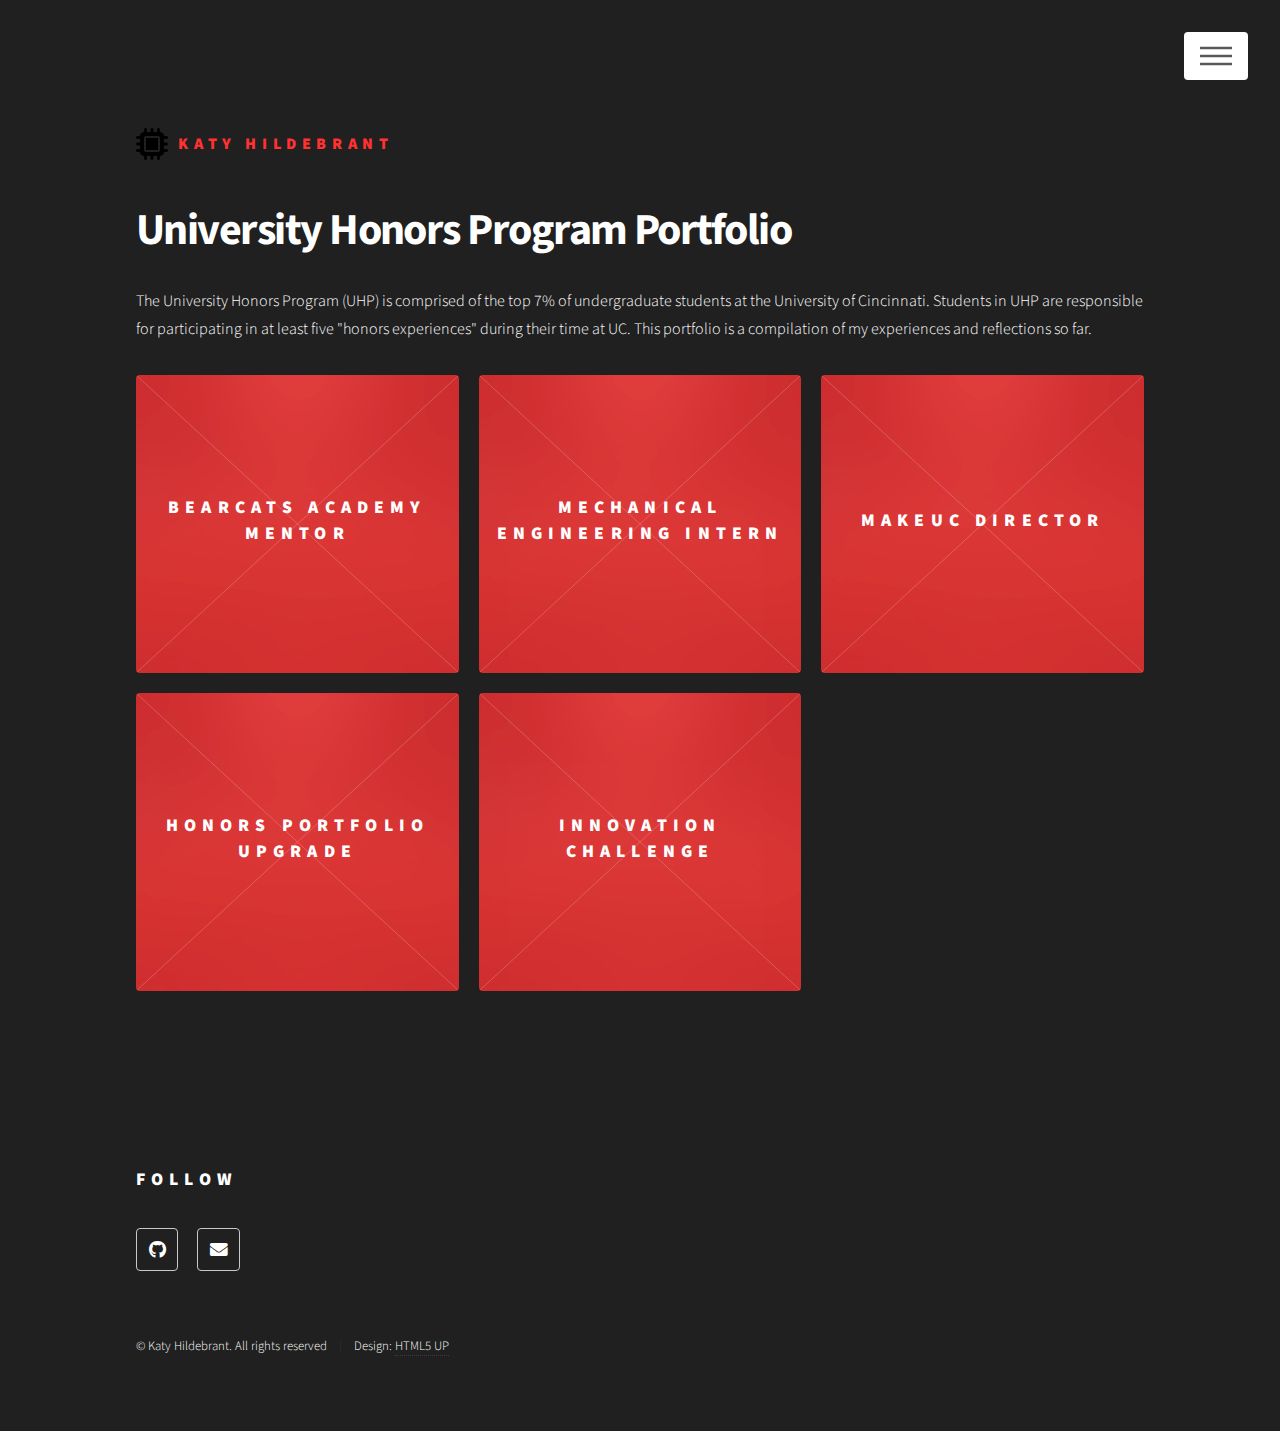
<file: home.html>
<!DOCTYPE HTML>
<!--
	Phantom by HTML5 UP
	html5up.net | @ajlkn
	Free for personal and commercial use under the CCA 3.0 license (html5up.net/license)
-->
<html>
	<head>
		<title>Katy Hildebrant Honors Portfolio</title>
		<meta charset="utf-8" />
		<meta name="viewport" content="width=device-width, initial-scale=1, user-scalable=no" />
		<link rel="stylesheet" href="assets/css/main.css" />
		<noscript><link rel="stylesheet" href="assets/css/noscript.css" /></noscript>
	</head>
	<body class="is-preload">
		<!-- Wrapper -->
			<div id="wrapper">

				<!-- Header -->
					<header id="header">
						<div class="inner">

							<!-- Logo -->
							<a href="https://hildebkg.github.io/home" class="logo">
								<span class="symbol"><img src="images/logo.svg" alt="" /></span><span class="title">Katy Hildebrant</span>
							</a>

							<!-- Nav -->
								<nav>
									<ul>
										<li><a href="#menu">Menu</a></li>
									</ul>
								</nav>

						</div>
					</header>

				<!-- Menu -->
					<nav id="menu">
						<h2>Menu</h2>
						<ul>
							<li><a href="https://hildebkg.github.io/home">Home</a></li>
							<li><a href="https://hildebkg.github.io/about_me">About Me</a></li>
							<li><a href="https://hildebkg.github.io/year_in_review_20_21">Year in Review: 2020-2021</a></li>
							<li><a href="https://hildebkg.github.io/year_in_review_21_22">Year in Review: 2021-2022</a></li>
							<li><a href="https://hildebkg.github.io/year_in_review_22_23">Year in Review: 2022-2023</a></li>
							<li><a href="https://hildebkg.github.io/year_in_review_23_24">Year in Review: 2023-2024</a></li>
							<li><a href="https://hildebkg.github.io/year_in_review_24_25">Year in Review: 2024-2025</a></li>
						</ul>
					</nav>

				<!-- Main -->
					<div id="main">
						<div class="inner">
							<header>
								<h1>University Honors Program Portfolio</h1>
								<p> The University Honors Program (UHP) is comprised of the top 7% of 
									undergraduate students at the University of Cincinnati. Students 
									in UHP are responsible for participating in at least five "honors 
									experiences" during their time at UC. This portfolio is a compilation 
									of my experiences and reflections so far.
								</p>
							</header>
							<section class="tiles">
								<article class="style1">
									<span class="image">
										<img src="images/pic03.jpg" alt="" />
									</span>
									<a href="https://hildebkg.github.io/bearcats_academy">
										<h2>Bearcats Academy Mentor</h2>
										<div class="content">
											<p>My experience working as a mentor with the Bearcats Academy
												program for Cincinnati high school students.
											</p>
										</div>
									</a>
								</article>
								<article class="style1">
									<span class="image">
										<img src="images/pic03.jpg" alt="" />
									</span>
									<a href="https://hildebkg.github.io/engineering_intern">
										<h2>Mechanical Engineering Intern</h2>
										<div class="content">
											<p>My experience working as a mechanical engineering intern for
												Rieck Services in Dayton, Ohio.
											</p>
										</div>
									</a>
								</article>
								<article class="style1">
									<span class="image">
										<img src="images/pic03.jpg" alt="" />
									</span>
									<a href="https://hildebkg.github.io/makeuc_director">
										<h2>MakeUC Director</h2>
										<div class="content">
											<p>My experience directing MakeUC, the annual hackathon hosted
												by the University of Cincinnati chapter of IEEE.
											</p>
										</div>
									</a>
								</article>
								<article class="style1">
									<span class="image">
										<img src="images/pic03.jpg" alt="" />
									</span>
									<a href="https://hildebkg.github.io/portfolio_upgrade">
										<h2>Honors Portfolio Upgrade</h2>
										<div class="content">
											<p>My experience redesigning my honors portfolio into the one you 
												see now!
											</p>
										</div>
									</a>
								</article>
								<article class="style1">
									<span class="image">
										<img src="images/pic03.jpg" alt="" />
									</span>
									<a href="https://hildebkg.github.io/innovation_challenge">
										<h2>Innovation Challenge</h2>
										<div class="content">
											<p>My experience participating in UC's semester-long Innovation
												Challenge!</p>
										</div>
									</a>
								</article>
							</section>
						</div>
					</div>

				<!-- Footer -->
					<footer id="footer">
						<div class="inner">
							<section>
								<h2>Follow</h2>
								<ul class="icons">
									<li><a href="https://github.com/hildebkg" target ="_blank" class="icon brands style2 fa-github"><span class="label">GitHub</span></a></li>
									<li><a href="mailto: hildebkg@mail.uc.edu" class="icon solid style2 fa-envelope"><span class="label">Email</span></a></li>
								</ul>
							</section>
							<ul class="copyright">
								<li>&copy; Katy Hildebrant. All rights reserved</li><li>Design: <a href="http://html5up.net">HTML5 UP</a></li>
							</ul>
						</div>
					</footer>

			</div>

		<!-- Scripts -->
			<script src="assets/js/jquery.min.js"></script>
			<script src="assets/js/browser.min.js"></script>
			<script src="assets/js/breakpoints.min.js"></script>
			<script src="assets/js/util.js"></script>
			<script src="assets/js/main.js"></script>

	</body>
</html>
</file>
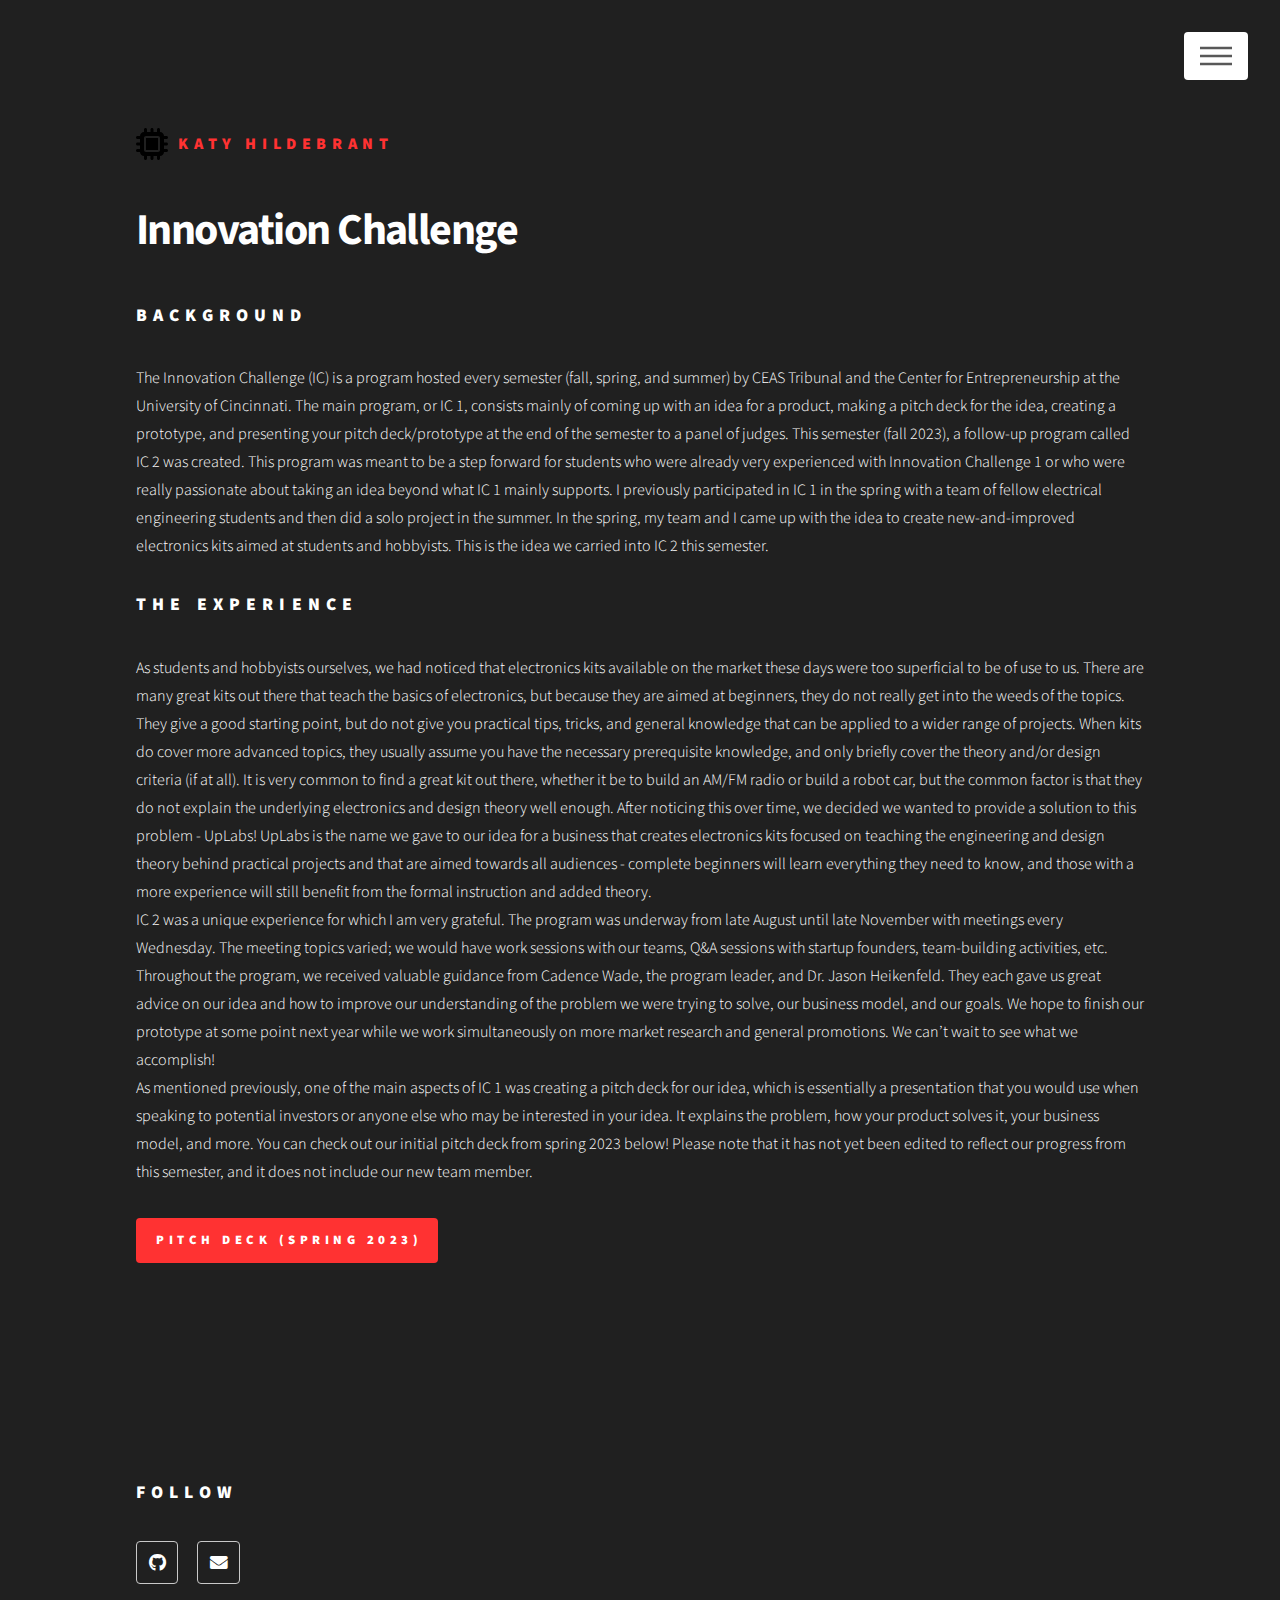
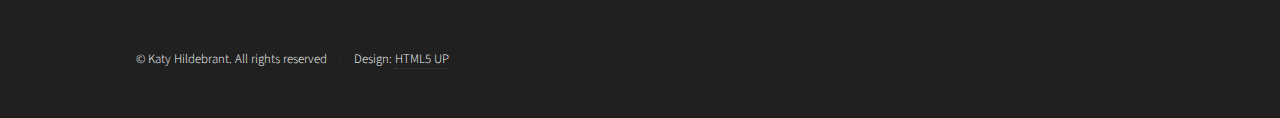
<file: innovation_challenge.html>
<!DOCTYPE HTML>
<!--
	Phantom by HTML5 UP
	html5up.net | @ajlkn
	Free for personal and commercial use under the CCA 3.0 license (html5up.net/license)
-->
<html>
	<head>
		<title>Innovation Challenge</title>
		<meta charset="utf-8" />
		<meta name="viewport" content="width=device-width, initial-scale=1, user-scalable=no" />
		<link rel="stylesheet" href="assets/css/main.css" />
		<noscript><link rel="stylesheet" href="assets/css/noscript.css" /></noscript>
	</head>
	<body class="is-preload">
		<!-- Wrapper -->
			<div id="wrapper">

				<!-- Header -->
					<header id="header">
						<div class="inner">

							<!-- Logo -->
							<a href="https://hildebkg.github.io/home" class="logo">
								<span class="symbol"><img src="images/logo.svg" alt="" /></span><span class="title">Katy Hildebrant</span>
							</a>

							<!-- Nav -->
								<nav>
									<ul>
										<li><a href="#menu">Menu</a></li>
									</ul>
								</nav>

						</div>
					</header>

				<!-- Menu -->
				<nav id="menu">
					<h2>Menu</h2>
					<ul>
						<li><a href="https://hildebkg.github.io/home">Home</a></li>
						<li><a href="https://hildebkg.github.io/about_me">About Me</a></li>
						<li><a href="https://hildebkg.github.io/year_in_review_20_21">Year in Review: 2020-2021</a></li>
						<li><a href="https://hildebkg.github.io/year_in_review_21_22">Year in Review: 2021-2022</a></li>
						<li><a href="https://hildebkg.github.io/year_in_review_22_23">Year in Review: 2022-2023</a></li>
						<li><a href="https://hildebkg.github.io/year_in_review_23_24">Year in Review: 2023-2024</a></li>
						<li><a href="https://hildebkg.github.io/year_in_review_24_25">Year in Review: 2024-2025</a></li>
					</ul>
				</nav>

				<!-- Main -->
					<div id="main">
						<div class="inner">
							<h1>Innovation Challenge</h1>
							<h2>Background</h2>
							<p>The Innovation Challenge (IC) is a program hosted every semester (fall, spring, and summer) by
							CEAS Tribunal and the Center for Entrepreneurship at the University of Cincinnati. The main program, 
							or IC 1, consists mainly of coming up with an idea for a product, making a pitch deck for the idea, 
							creating a prototype, and presenting your pitch deck/prototype at the end of the semester to a panel of 
							judges. This semester (fall 2023), a follow-up program called IC 2 was created. This program was meant to 
							be a step forward for students who were already very experienced with Innovation Challenge 1 or who were 
							really passionate about taking an idea beyond what IC 1 mainly supports. I previously participated in IC 1 in 
							the spring with a team of fellow electrical engineering students and then did a solo project in the summer. 
							In the spring, my team and I came up with the idea to create new-and-improved electronics kits aimed at 
							students and hobbyists. This is the idea we carried into IC 2 this semester.
							</p>

							<h2>The Experience</h2>
							<p>As students and hobbyists ourselves, we had noticed that electronics kits available on 
							the market these days were too superficial to be of use to us. There are many great kits out there that teach 
							the basics of electronics, but because they are aimed at beginners, they do not really get into the weeds of the 
							topics. They give a good starting point, but do not give you practical tips, tricks, and general knowledge that can 
							be applied to a wider range of projects. When kits do cover more advanced topics, they usually assume you have 
							the necessary prerequisite knowledge, and only briefly cover the theory and/or design criteria (if at all). It is 
							very common to find a great kit out there, whether it be to build an AM/FM radio or build a robot car, 
							but the common factor is that they do not explain the underlying electronics and design theory well enough. 
							After noticing this over time, we decided we wanted to provide a solution to this problem - UpLabs! UpLabs 
							is the name we gave to our idea for a business that creates electronics kits focused on teaching the engineering 
							and design theory behind practical projects and that are aimed towards all audiences - complete beginners 
							will learn everything they need to know, and those with a more experience will still benefit from the formal 
							instruction and added theory.
							<br>
							IC 2 was a unique experience for which I am very grateful. The program was underway from late August until 
							late November with meetings every Wednesday. The meeting topics varied; we would have work sessions with our 
							teams, Q&A sessions with startup founders, team-building activities, etc. Throughout the program, we received 
							valuable guidance from Cadence Wade, the program leader, and Dr. Jason Heikenfeld. They each gave us great 
							advice on our idea and how to improve our understanding of the problem we were trying to solve, our business 
							model, and our goals. We hope to finish our prototype at some point next year while we work simultaneously on 
							more market research and general promotions. We can’t wait to see what we accomplish!
							<br>
							As mentioned previously, one of the main aspects of IC 1 was creating a pitch deck for our idea, which is essentially a 
							presentation that you would use when speaking to potential investors or anyone else who may be interested in your 
							idea. It explains the problem, how your product solves it, your business model, and more. You can check out our 
							initial pitch deck from spring 2023 below! Please note that it has not yet been edited to reflect our progress from this 
							semester, and it does not include our new team member.
							</p>
							<ul class="actions">
								<li><a href="documents/UpLabs_Pitch_Deck.pdf" download="UpLabs_Pitch_Deck.pdf" class="button primary">Pitch Deck (spring 2023)</a></li>
							</ul>
						</div>
					</div>

				<!-- Footer -->
					<footer id="footer">
						<div class="inner">
							<section>
								<section>
								<h2>Follow</h2>
								<ul class="icons">
									<li><a href="https://github.com/hildebkg" target ="_blank" class="icon brands style2 fa-github"><span class="label">GitHub</span></a></li>
									<li><a href="mailto: hildebkg@mail.uc.edu" class="icon solid style2 fa-envelope"><span class="label">Email</span></a></li>
								</ul>
							</section>
							<ul class="copyright">
								<li>&copy; Katy Hildebrant. All rights reserved</li><li>Design: <a href="http://html5up.net">HTML5 UP</a></li>
							</ul>
						</div>
					</footer>

			</div>

		<!-- Scripts -->
			<script src="assets/js/jquery.min.js"></script>
			<script src="assets/js/browser.min.js"></script>
			<script src="assets/js/breakpoints.min.js"></script>
			<script src="assets/js/util.js"></script>
			<script src="assets/js/main.js"></script>

	</body>
</html>
</file>
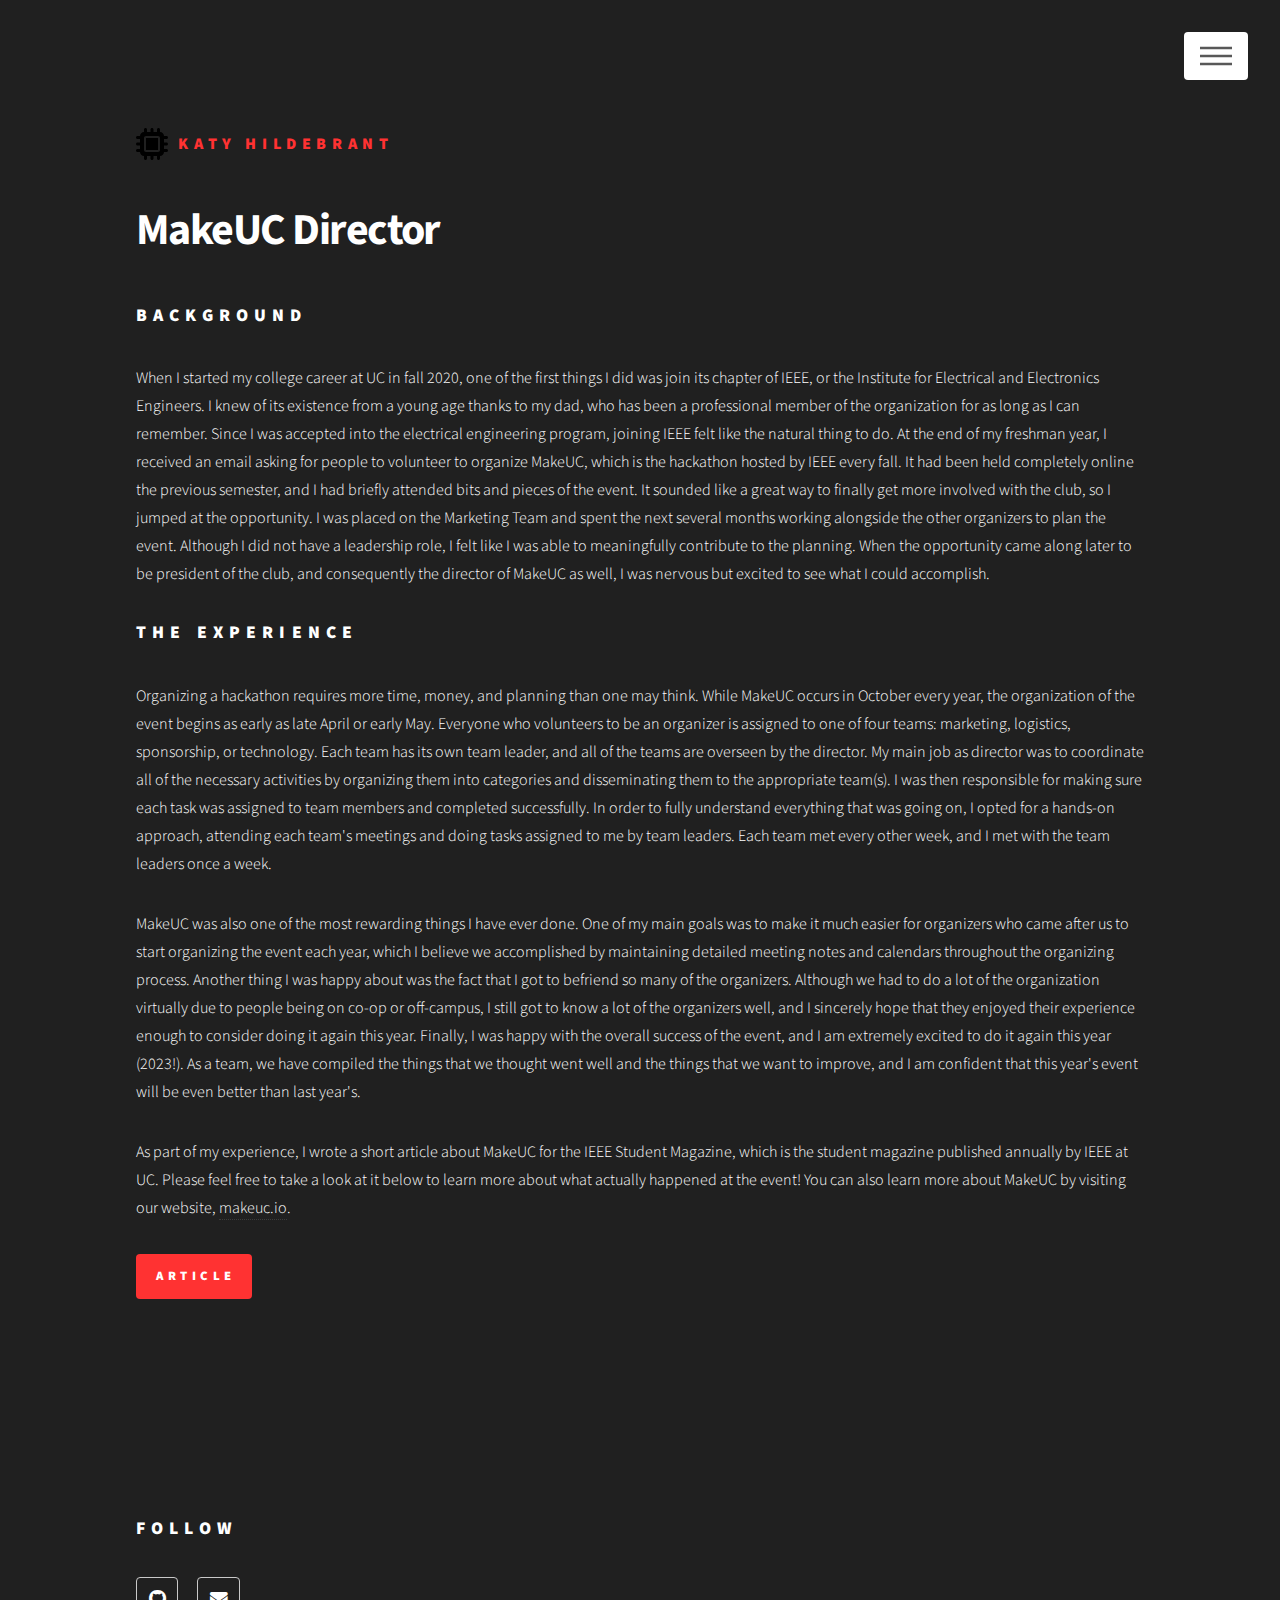
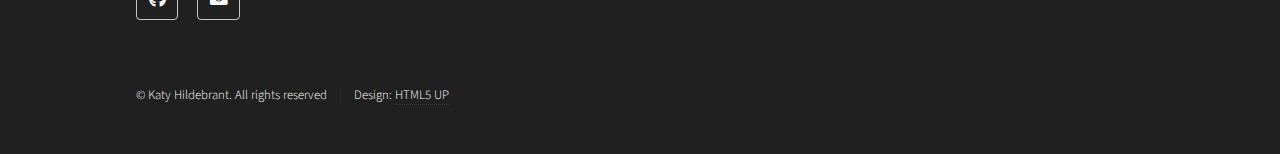
<file: makeuc_director.html>
<!DOCTYPE HTML>
<!--
	Phantom by HTML5 UP
	html5up.net | @ajlkn
	Free for personal and commercial use under the CCA 3.0 license (html5up.net/license)
-->
<html>
	<head>
		<title>MakeUC Director</title>
		<meta charset="utf-8" />
		<meta name="viewport" content="width=device-width, initial-scale=1, user-scalable=no" />
		<link rel="stylesheet" href="assets/css/main.css" />
		<noscript><link rel="stylesheet" href="assets/css/noscript.css" /></noscript>
	</head>
	<body class="is-preload">
		<!-- Wrapper -->
			<div id="wrapper">

				<!-- Header -->
					<header id="header">
						<div class="inner">

							<!-- Logo -->
							<a href="https://hildebkg.github.io/home" class="logo">
								<span class="symbol"><img src="images/logo.svg" alt="" /></span><span class="title">Katy Hildebrant</span>
							</a>

							<!-- Nav -->
								<nav>
									<ul>
										<li><a href="#menu">Menu</a></li>
									</ul>
								</nav>

						</div>
					</header>

				<!-- Menu -->
				<nav id="menu">
					<h2>Menu</h2>
					<ul>
						<li><a href="https://hildebkg.github.io/home">Home</a></li>
						<li><a href="https://hildebkg.github.io/about_me">About Me</a></li>
						<li><a href="https://hildebkg.github.io/year_in_review_20_21">Year in Review: 2020-2021</a></li>
						<li><a href="https://hildebkg.github.io/year_in_review_21_22">Year in Review: 2021-2022</a></li>
						<li><a href="https://hildebkg.github.io/year_in_review_22_23">Year in Review: 2022-2023</a></li>
						<li><a href="https://hildebkg.github.io/year_in_review_23_24">Year in Review: 2023-2024</a></li>
						<li><a href="https://hildebkg.github.io/year_in_review_24_25">Year in Review: 2024-2025</a></li>
					</ul>
				</nav>

				<!-- Main -->
					<div id="main">
						<div class="inner">
							<h1>MakeUC Director</h1>
							<h2>Background</h2>
							<p>When I started my college career at UC in fall 2020, one of the first things I did was 
								join its chapter of IEEE, or the Institute for Electrical and Electronics Engineers. 
								I knew of its existence from a young age thanks to my dad, who has been a professional 
								member of the organization for as long as I can remember. Since I was accepted into the 
								electrical engineering program, joining IEEE felt like the natural thing to do. At the 
								end of my freshman year, I received an email asking for people to volunteer to organize 
								MakeUC, which is the hackathon hosted by IEEE every fall. It had been held completely 
								online the previous semester, and I had briefly attended bits and pieces of the event. It 
								sounded like a great way to finally get more involved with the club, so I jumped at the 
								opportunity. I was placed on the Marketing Team and spent the next several months working 
								alongside the other organizers to plan the event. Although I did not have a leadership 
								role, I felt like I was able to meaningfully contribute to the planning. When the 
								opportunity came along later to be president of the club, and consequently the director 
								of MakeUC as well, I was nervous but excited to see what I could accomplish. </p>
							<h2>The Experience</h2>
							<p>Organizing a hackathon requires more time, money, and planning than one may think. While 
								MakeUC occurs in October every year, the organization of the event begins as early as 
								late April or early May. Everyone who volunteers to be an organizer is assigned to one of 
								four teams: marketing, logistics, sponsorship, or technology. Each team has its own team 
								leader, and all of the teams are overseen by the director. My main job as director was to 
								coordinate all of the necessary activities by organizing them into categories and 
								disseminating them to the appropriate team(s). I was then responsible for making sure each 
								task was assigned to team members and completed successfully. In order to fully understand 
								everything that was going on, I opted for a hands-on approach, attending each team's meetings 
								and doing tasks assigned to me by team leaders. Each team met every other week, and I met 
								with the team leaders once a week.</p>
							<p>MakeUC was also one of the most rewarding things I have ever done. One of my main goals was to make 
								it much easier for organizers who came after us to start organizing the event each year, which I 
								believe we accomplished by maintaining detailed meeting notes and calendars throughout the 
								organizing process. Another thing I was happy about was the fact that I got to befriend so 
								many of the organizers. Although we had to do a lot of the organization virtually due to people 
								being on co-op or off-campus, I still got to know a lot of the organizers well, and I sincerely 
								hope that they enjoyed their experience enough to consider doing it again this year. Finally, I 
								was happy with the overall success of the event, and I am extremely excited to do it again this 
								year (2023!). As a team, we have compiled the things that we thought went well and the things that we 
								want to improve, and I am confident that this year's event will be even better than last year's. </p>
							<p>As part of my experience, I wrote a short article about MakeUC for the IEEE Student Magazine, which is 
								the student magazine published annually by IEEE at UC. Please feel free to take a look at it below to 
								learn more about what actually happened at the event! You can also learn more about MakeUC by visiting 
								our website, <a href="https://makeuc.io" target ="_blank">makeuc.io</a>.
							</p>
							<ul class="actions">
								<li><a href="documents/MakeUC_Article.pdf" download="MakeUC_Article.pdf" class="button primary">Article</a></li>
							</ul>
						</div>
					</div>

				<!-- Footer -->
					<footer id="footer">
						<div class="inner">
							<section>
								<section>
								<h2>Follow</h2>
								<ul class="icons">
									<li><a href="https://github.com/hildebkg" target ="_blank" class="icon brands style2 fa-github"><span class="label">GitHub</span></a></li>
									<li><a href="mailto: hildebkg@mail.uc.edu" class="icon solid style2 fa-envelope"><span class="label">Email</span></a></li>
								</ul>
							</section>
							<ul class="copyright">
								<li>&copy; Katy Hildebrant. All rights reserved</li><li>Design: <a href="http://html5up.net">HTML5 UP</a></li>
							</ul>
						</div>
					</footer>

			</div>

		<!-- Scripts -->
			<script src="assets/js/jquery.min.js"></script>
			<script src="assets/js/browser.min.js"></script>
			<script src="assets/js/breakpoints.min.js"></script>
			<script src="assets/js/util.js"></script>
			<script src="assets/js/main.js"></script>

	</body>
</html>
</file>
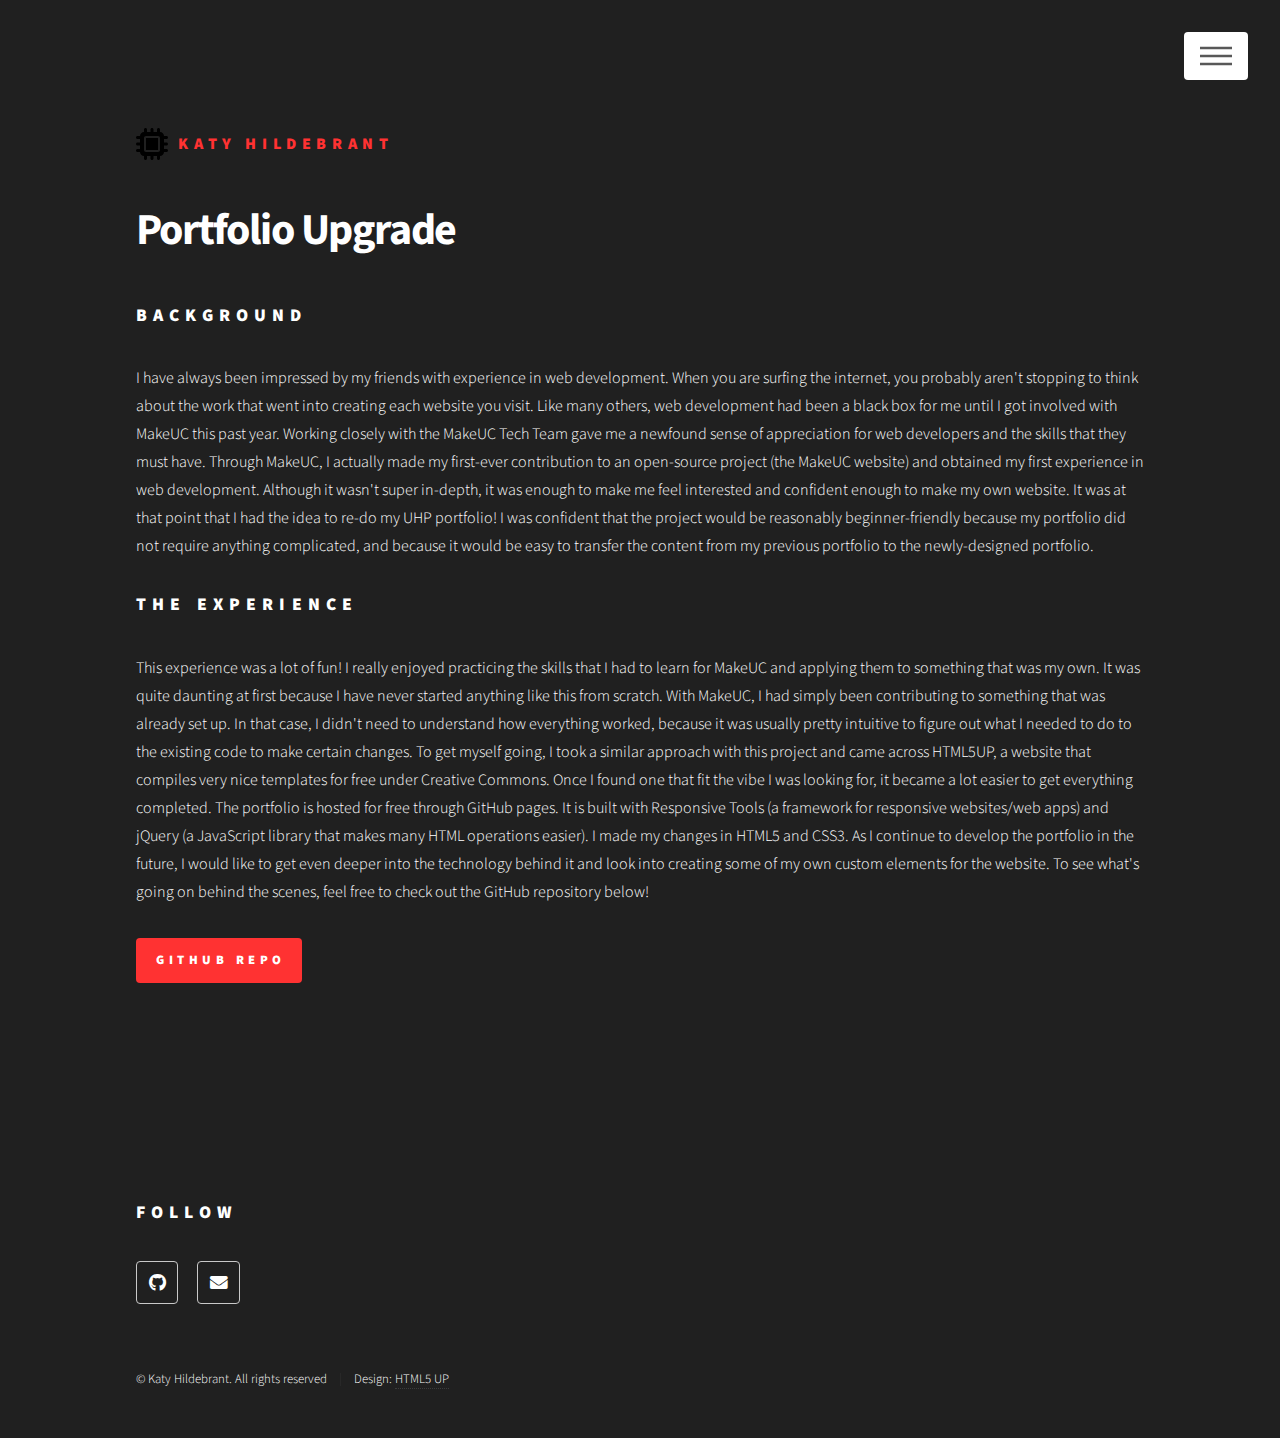
<file: portfolio_upgrade.html>
<!DOCTYPE HTML>
<!--
	Phantom by HTML5 UP
	html5up.net | @ajlkn
	Free for personal and commercial use under the CCA 3.0 license (html5up.net/license)
-->
<html>
	<head>
		<title>Portfolio Upgrade</title>
		<meta charset="utf-8" />
		<meta name="viewport" content="width=device-width, initial-scale=1, user-scalable=no" />
		<link rel="stylesheet" href="assets/css/main.css" />
		<noscript><link rel="stylesheet" href="assets/css/noscript.css" /></noscript>
	</head>
	<body class="is-preload">
		<!-- Wrapper -->
			<div id="wrapper">

				<!-- Header -->
					<header id="header">
						<div class="inner">

							<!-- Logo -->
							<a href="https://hildebkg.github.io/home" class="logo">
								<span class="symbol"><img src="images/logo.svg" alt="" /></span><span class="title">Katy Hildebrant</span>
							</a>

							<!-- Nav -->
								<nav>
									<ul>
										<li><a href="#menu">Menu</a></li>
									</ul>
								</nav>

						</div>
					</header>

				<!-- Menu -->
				<nav id="menu">
					<h2>Menu</h2>
					<ul>
						<li><a href="https://hildebkg.github.io/home">Home</a></li>
						<li><a href="https://hildebkg.github.io/about_me">About Me</a></li>
						<li><a href="https://hildebkg.github.io/year_in_review_20_21">Year in Review: 2020-2021</a></li>
						<li><a href="https://hildebkg.github.io/year_in_review_21_22">Year in Review: 2021-2022</a></li>
						<li><a href="https://hildebkg.github.io/year_in_review_22_23">Year in Review: 2022-2023</a></li>
						<li><a href="https://hildebkg.github.io/year_in_review_23_24">Year in Review: 2023-2024</a></li>
						<li><a href="https://hildebkg.github.io/year_in_review_24_25">Year in Review: 2024-2025</a></li>
					</ul>
				</nav>

				<!-- Main -->
					<div id="main">
						<div class="inner">
							<h1>Portfolio Upgrade</h1>
							<h2>Background</h2>
							<p>I have always been impressed by my friends with experience in web development. When 
								you are surfing the internet, you probably aren't stopping to think about the work that 
								went into creating each website you visit. Like many others, web development had been a 
								black box for me until I got involved with MakeUC this past year. Working closely with the 
								MakeUC Tech Team gave me a newfound sense of appreciation for web developers and the skills 
								that they must have. Through MakeUC, I actually made my first-ever contribution to an open-source 
								project (the MakeUC website) and obtained my first experience in web development. Although it 
								wasn't super in-depth, it was enough to make me feel interested and confident enough to make my 
								own website. It was at that point that I had the idea to re-do my UHP portfolio! I was confident 
								that the project would be reasonably beginner-friendly because my portfolio did not require 
								anything complicated, and because it would be easy to transfer the content from my previous 
								portfolio to the newly-designed portfolio.
							</p>
							<h2>The Experience</h2>
							<p>This experience was a lot of fun! I really enjoyed practicing the skills that I had to learn 
								for MakeUC and applying them to something that was my own. It was quite daunting at first 
								because I have never started anything like this from scratch. With MakeUC, I had simply been 
								contributing to something that was already set up. In that case, I didn't need to understand 
								how everything worked, because it was usually pretty intuitive to figure out what I needed to do 
								to the existing code to make certain changes. To get myself going, I took a  similar approach with this 
								project and came across HTML5UP, a website that compiles very nice templates for free under Creative 
								Commons. Once I found one that fit the vibe I was looking for, it became a lot easier to get everything 
								completed. The portfolio is hosted for free through GitHub pages. It is built with Responsive Tools 
								(a framework for responsive websites/web apps) and jQuery (a JavaScript library that makes many HTML 
								operations easier). I made my changes in HTML5 and CSS3. 
								As I continue to develop the portfolio in the future, I would like to get even deeper into the technology 
								behind it and look into creating some of my own custom elements for the website. To see what's going 
								on behind the scenes, feel free to check out the GitHub repository below!
							</p>
							<ul class="actions">
								<li><a href="https://github.com/hildebkg/hildebkg.github.io.git" target ="_blank" class="button primary">GitHub Repo</a></li>
							</ul>
						</div>
					</div>

				<!-- Footer -->
					<footer id="footer">
						<div class="inner">
							<section>
								<section>
								<h2>Follow</h2>
								<ul class="icons">
									<li><a href="https://github.com/hildebkg" target ="_blank" class="icon brands style2 fa-github"><span class="label">GitHub</span></a></li>
									<li><a href="mailto: hildebkg@mail.uc.edu" class="icon solid style2 fa-envelope"><span class="label">Email</span></a></li>
								</ul>
							</section>
							<ul class="copyright">
								<li>&copy; Katy Hildebrant. All rights reserved</li><li>Design: <a href="http://html5up.net">HTML5 UP</a></li>
							</ul>
						</div>
					</footer>

			</div>

		<!-- Scripts -->
			<script src="assets/js/jquery.min.js"></script>
			<script src="assets/js/browser.min.js"></script>
			<script src="assets/js/breakpoints.min.js"></script>
			<script src="assets/js/util.js"></script>
			<script src="assets/js/main.js"></script>

	</body>
</html>
</file>
<file: assets/css/noscript.css>
/*
	Phantom by HTML5 UP
	html5up.net | @ajlkn
	Free for personal and commercial use under the CCA 3.0 license (html5up.net/license)
*/

/* Tiles */

	body.is-preload .tiles article {
		-moz-transform: none;
		-webkit-transform: none;
		-ms-transform: none;
		transform: none;
		opacity: 1;
	}
</file>
<file: assets/css/main.css>
@import url(fontawesome-all.min.css);
@import url("https://fonts.googleapis.com/css?family=Source+Sans+Pro:300,700,900");

/*
	Phantom by HTML5 UP
	html5up.net | @ajlkn
	Free for personal and commercial use under the CCA 3.0 license (html5up.net/license)
*/

html, body, div, span, applet, object,
iframe, h1, h2, h3, h4, h5, h6, p, blockquote,
pre, a, abbr, acronym, address, big, cite,
code, del, dfn, em, img, ins, kbd, q, s, samp,
small, strike, strong, sub, sup, tt, var, b,
u, i, center, dl, dt, dd, ol, ul, li, fieldset,
form, label, legend, table, caption, tbody,
tfoot, thead, tr, th, td, article, aside,
canvas, details, embed, figure, figcaption,
footer, header, hgroup, menu, nav, output, ruby,
section, summary, time, mark, audio, video {
	margin: 0;
	padding: 0;
	border: 0;
	font-size: 100%;
	font: inherit;
	vertical-align: baseline;}

article, aside, details, figcaption, figure,
footer, header, hgroup, menu, nav, section {
	display: block;}

body {
	line-height: 1;
}

ol, ul {
	list-style: none;
}

blockquote, q {
	quotes: none;
}

	blockquote:before, blockquote:after, q:before, q:after {
		content: '';
		content: none;
	}

table {
	border-collapse: collapse;
	border-spacing: 0;
}

body {
	-webkit-text-size-adjust: none;
}

mark {
	background-color: transparent;
	color: inherit;
}

input::-moz-focus-inner {
	border: 0;
	padding: 0;
}

input, select, textarea {
	-moz-appearance: none;
	-webkit-appearance: none;
	-ms-appearance: none;
	appearance: none;
}

/* Basic */

	@-ms-viewport {
		width: device-width;
	}

	body {
		-ms-overflow-style: scrollbar;
	}

	@media screen and (max-width: 480px) {

		html, body {
			min-width: 320px;
		}

	}

	html {
		box-sizing: border-box;
	}

	*, *:before, *:after {
		box-sizing: inherit;
	}

	body {
		background: #202020;
	}

		body.is-preload *, body.is-preload *:before, body.is-preload *:after {
			-moz-animation: none !important;
			-webkit-animation: none !important;
			-ms-animation: none !important;
			animation: none !important;
			-moz-transition: none !important;
			-webkit-transition: none !important;
			-ms-transition: none !important;
			transition: none !important;
		}

/* Type */

	body, input, select, textarea {
		color: #ffffff;
		font-family: "Source Sans Pro", Helvetica, sans-serif;
		font-size: 16pt;
		font-weight: 300;
		line-height: 1.75;
	}

		@media screen and (max-width: 1680px) {

			body, input, select, textarea {
				font-size: 14pt;
			}

		}

		@media screen and (max-width: 1280px) {

			body, input, select, textarea {
				font-size: 12pt;
			}

		}

	a {
		-moz-transition: border-bottom-color 0.2s ease, color 0.2s ease;
		-webkit-transition: border-bottom-color 0.2s ease, color 0.2s ease;
		-ms-transition: border-bottom-color 0.2s ease, color 0.2s ease;
		transition: border-bottom-color 0.2s ease, color 0.2s ease;
		text-decoration: none;
		color: #ffffff;
		border-bottom: dotted 1px rgba(88, 88, 88, 0.5);
	}

		a:hover {
			border-bottom-color: transparent;
			color: #ff3232 !important;
		}

	strong, b {
		font-weight: 900;
	}

	em, i {
		font-style: italic;
	}

	p {
		margin: 0 0 2em 0;
	}

	h1 {
		font-size: 2.75em;
		font-weight: 700;
		line-height: 1.3;
		margin: 0 0 1em 0;
		letter-spacing: -0.035em;
	}

		h1 a {
			color: inherit;
		}

		@media screen and (max-width: 736px) {

			h1 {
				font-size: 2em;
				margin: 0 0 1em 0;
			}

		}

		@media screen and (max-width: 360px) {

			h1 {
				font-size: 1.75em;
			}

		}

	h2, h3, h4, h5, h6 {
		font-weight: 900;
		line-height: 1.5;
		margin: 0 0 2em 0;
		text-transform: uppercase;
		letter-spacing: 0.35em;
	}

		h2 a, h3 a, h4 a, h5 a, h6 a {
			color: inherit;
		}

	h2 {
		font-size: 1.1em;
	}

	h3 {
		font-size: 1em;
	}

	h4 {
		font-size: 0.8em;
	}

	h5 {
		font-size: 0.8em;
	}

	h6 {
		font-size: 0.8em;
	}

	@media screen and (max-width: 980px) {

		h1 br, h2 br, h3 br, h4 br, h5 br, h6 br {
			display: none;
		}

	}

	@media screen and (max-width: 736px) {

		h2 {
			font-size: 1em;
		}

		h3 {
			font-size: 0.8em;
		}

	}

	sub {
		font-size: 0.8em;
		position: relative;
		top: 0.5em;
	}

	sup {
		font-size: 0.8em;
		position: relative;
		top: -0.5em;
	}

	blockquote {
		border-left: solid 4px #c9c9c9;
		font-style: italic;
		margin: 0 0 2em 0;
		padding: 0.5em 0 0.5em 2em;
	}

	code {
		background: rgba(144, 144, 144, 0.075);
		border-radius: 4px;
		border: solid 1px #c9c9c9;
		font-family: "Courier New", monospace;
		font-size: 0.9em;
		margin: 0 0.25em;
		padding: 0.25em 0.65em;
	}

	pre {
		-webkit-overflow-scrolling: touch;
		font-family: "Courier New", monospace;
		font-size: 0.9em;
		margin: 0 0 2em 0;
	}

		pre code {
			display: block;
			line-height: 1.75;
			padding: 1em 1.5em;
			overflow-x: auto;
		}

	hr {
		border: 0;
		border-bottom: solid 1px #c9c9c9;
		margin: 2em 0;
	}

		hr.major {
			margin: 3em 0;
		}

	.align-left {
		text-align: left;
	}

	.align-center {
		text-align: center;
	}

	.align-right {
		text-align: right;
	}

/* Row */

	.row {
		display: flex;
		flex-wrap: wrap;
		box-sizing: border-box;
		align-items: stretch;
	}

		.row > * {
			box-sizing: border-box;
		}

		.row.gtr-uniform > * > :last-child {
			margin-bottom: 0;
		}

		.row.aln-left {
			justify-content: flex-start;
		}

		.row.aln-center {
			justify-content: center;
		}

		.row.aln-right {
			justify-content: flex-end;
		}

		.row.aln-top {
			align-items: flex-start;
		}

		.row.aln-middle {
			align-items: center;
		}

		.row.aln-bottom {
			align-items: flex-end;
		}

		.row > .imp {
			order: -1;
		}

		.row > .col-1 {
			width: 8.33333%;
		}

		.row > .off-1 {
			margin-left: 8.33333%;
		}

		.row > .col-2 {
			width: 16.66667%;
		}

		.row > .off-2 {
			margin-left: 16.66667%;
		}

		.row > .col-3 {
			width: 25%;
		}

		.row > .off-3 {
			margin-left: 25%;
		}

		.row > .col-4 {
			width: 33.33333%;
		}

		.row > .off-4 {
			margin-left: 33.33333%;
		}

		.row > .col-5 {
			width: 41.66667%;
		}

		.row > .off-5 {
			margin-left: 41.66667%;
		}

		.row > .col-6 {
			width: 50%;
		}

		.row > .off-6 {
			margin-left: 50%;
		}

		.row > .col-7 {
			width: 58.33333%;
		}

		.row > .off-7 {
			margin-left: 58.33333%;
		}

		.row > .col-8 {
			width: 66.66667%;
		}

		.row > .off-8 {
			margin-left: 66.66667%;
		}

		.row > .col-9 {
			width: 75%;
		}

		.row > .off-9 {
			margin-left: 75%;
		}

		.row > .col-10 {
			width: 83.33333%;
		}

		.row > .off-10 {
			margin-left: 83.33333%;
		}

		.row > .col-11 {
			width: 91.66667%;
		}

		.row > .off-11 {
			margin-left: 91.66667%;
		}

		.row > .col-12 {
			width: 100%;
		}

		.row > .off-12 {
			margin-left: 100%;
		}

		.row.gtr-0 {
			margin-top: 0;
			margin-left: 0em;
		}

			.row.gtr-0 > * {
				padding: 0 0 0 0em;
			}

			.row.gtr-0.gtr-uniform {
				margin-top: 0em;
			}

				.row.gtr-0.gtr-uniform > * {
					padding-top: 0em;
				}

		.row.gtr-25 {
			margin-top: 0;
			margin-left: -0.5em;
		}

			.row.gtr-25 > * {
				padding: 0 0 0 0.5em;
			}

			.row.gtr-25.gtr-uniform {
				margin-top: -0.5em;
			}

				.row.gtr-25.gtr-uniform > * {
					padding-top: 0.5em;
				}

		.row.gtr-50 {
			margin-top: 0;
			margin-left: -1em;
		}

			.row.gtr-50 > * {
				padding: 0 0 0 1em;
			}

			.row.gtr-50.gtr-uniform {
				margin-top: -1em;
			}

				.row.gtr-50.gtr-uniform > * {
					padding-top: 1em;
				}

		.row {
			margin-top: 0;
			margin-left: -2em;
		}

			.row > * {
				padding: 0 0 0 2em;
			}

			.row.gtr-uniform {
				margin-top: -2em;
			}

				.row.gtr-uniform > * {
					padding-top: 2em;
				}

		.row.gtr-150 {
			margin-top: 0;
			margin-left: -3em;
		}

			.row.gtr-150 > * {
				padding: 0 0 0 3em;
			}

			.row.gtr-150.gtr-uniform {
				margin-top: -3em;
			}

				.row.gtr-150.gtr-uniform > * {
					padding-top: 3em;
				}

		.row.gtr-200 {
			margin-top: 0;
			margin-left: -4em;
		}

			.row.gtr-200 > * {
				padding: 0 0 0 4em;
			}

			.row.gtr-200.gtr-uniform {
				margin-top: -4em;
			}

				.row.gtr-200.gtr-uniform > * {
					padding-top: 4em;
				}

		@media screen and (max-width: 1680px) {

			.row {
				display: flex;
				flex-wrap: wrap;
				box-sizing: border-box;
				align-items: stretch;
			}

				.row > * {
					box-sizing: border-box;
				}

				.row.gtr-uniform > * > :last-child {
					margin-bottom: 0;
				}

				.row.aln-left {
					justify-content: flex-start;
				}

				.row.aln-center {
					justify-content: center;
				}

				.row.aln-right {
					justify-content: flex-end;
				}

				.row.aln-top {
					align-items: flex-start;
				}

				.row.aln-middle {
					align-items: center;
				}

				.row.aln-bottom {
					align-items: flex-end;
				}

				.row > .imp-xlarge {
					order: -1;
				}

				.row > .col-1-xlarge {
					width: 8.33333%;
				}

				.row > .off-1-xlarge {
					margin-left: 8.33333%;
				}

				.row > .col-2-xlarge {
					width: 16.66667%;
				}

				.row > .off-2-xlarge {
					margin-left: 16.66667%;
				}

				.row > .col-3-xlarge {
					width: 25%;
				}

				.row > .off-3-xlarge {
					margin-left: 25%;
				}

				.row > .col-4-xlarge {
					width: 33.33333%;
				}

				.row > .off-4-xlarge {
					margin-left: 33.33333%;
				}

				.row > .col-5-xlarge {
					width: 41.66667%;
				}

				.row > .off-5-xlarge {
					margin-left: 41.66667%;
				}

				.row > .col-6-xlarge {
					width: 50%;
				}

				.row > .off-6-xlarge {
					margin-left: 50%;
				}

				.row > .col-7-xlarge {
					width: 58.33333%;
				}

				.row > .off-7-xlarge {
					margin-left: 58.33333%;
				}

				.row > .col-8-xlarge {
					width: 66.66667%;
				}

				.row > .off-8-xlarge {
					margin-left: 66.66667%;
				}

				.row > .col-9-xlarge {
					width: 75%;
				}

				.row > .off-9-xlarge {
					margin-left: 75%;
				}

				.row > .col-10-xlarge {
					width: 83.33333%;
				}

				.row > .off-10-xlarge {
					margin-left: 83.33333%;
				}

				.row > .col-11-xlarge {
					width: 91.66667%;
				}

				.row > .off-11-xlarge {
					margin-left: 91.66667%;
				}

				.row > .col-12-xlarge {
					width: 100%;
				}

				.row > .off-12-xlarge {
					margin-left: 100%;
				}

				.row.gtr-0 {
					margin-top: 0;
					margin-left: 0em;
				}

					.row.gtr-0 > * {
						padding: 0 0 0 0em;
					}

					.row.gtr-0.gtr-uniform {
						margin-top: 0em;
					}

						.row.gtr-0.gtr-uniform > * {
							padding-top: 0em;
						}

				.row.gtr-25 {
					margin-top: 0;
					margin-left: -0.5em;
				}

					.row.gtr-25 > * {
						padding: 0 0 0 0.5em;
					}

					.row.gtr-25.gtr-uniform {
						margin-top: -0.5em;
					}

						.row.gtr-25.gtr-uniform > * {
							padding-top: 0.5em;
						}

				.row.gtr-50 {
					margin-top: 0;
					margin-left: -1em;
				}

					.row.gtr-50 > * {
						padding: 0 0 0 1em;
					}

					.row.gtr-50.gtr-uniform {
						margin-top: -1em;
					}

						.row.gtr-50.gtr-uniform > * {
							padding-top: 1em;
						}

				.row {
					margin-top: 0;
					margin-left: -2em;
				}

					.row > * {
						padding: 0 0 0 2em;
					}

					.row.gtr-uniform {
						margin-top: -2em;
					}

						.row.gtr-uniform > * {
							padding-top: 2em;
						}

				.row.gtr-150 {
					margin-top: 0;
					margin-left: -3em;
				}

					.row.gtr-150 > * {
						padding: 0 0 0 3em;
					}

					.row.gtr-150.gtr-uniform {
						margin-top: -3em;
					}

						.row.gtr-150.gtr-uniform > * {
							padding-top: 3em;
						}

				.row.gtr-200 {
					margin-top: 0;
					margin-left: -4em;
				}

					.row.gtr-200 > * {
						padding: 0 0 0 4em;
					}

					.row.gtr-200.gtr-uniform {
						margin-top: -4em;
					}

						.row.gtr-200.gtr-uniform > * {
							padding-top: 4em;
						}

		}

		@media screen and (max-width: 1280px) {

			.row {
				display: flex;
				flex-wrap: wrap;
				box-sizing: border-box;
				align-items: stretch;
			}

				.row > * {
					box-sizing: border-box;
				}

				.row.gtr-uniform > * > :last-child {
					margin-bottom: 0;
				}

				.row.aln-left {
					justify-content: flex-start;
				}

				.row.aln-center {
					justify-content: center;
				}

				.row.aln-right {
					justify-content: flex-end;
				}

				.row.aln-top {
					align-items: flex-start;
				}

				.row.aln-middle {
					align-items: center;
				}

				.row.aln-bottom {
					align-items: flex-end;
				}

				.row > .imp-large {
					order: -1;
				}

				.row > .col-1-large {
					width: 8.33333%;
				}

				.row > .off-1-large {
					margin-left: 8.33333%;
				}

				.row > .col-2-large {
					width: 16.66667%;
				}

				.row > .off-2-large {
					margin-left: 16.66667%;
				}

				.row > .col-3-large {
					width: 25%;
				}

				.row > .off-3-large {
					margin-left: 25%;
				}

				.row > .col-4-large {
					width: 33.33333%;
				}

				.row > .off-4-large {
					margin-left: 33.33333%;
				}

				.row > .col-5-large {
					width: 41.66667%;
				}

				.row > .off-5-large {
					margin-left: 41.66667%;
				}

				.row > .col-6-large {
					width: 50%;
				}

				.row > .off-6-large {
					margin-left: 50%;
				}

				.row > .col-7-large {
					width: 58.33333%;
				}

				.row > .off-7-large {
					margin-left: 58.33333%;
				}

				.row > .col-8-large {
					width: 66.66667%;
				}

				.row > .off-8-large {
					margin-left: 66.66667%;
				}

				.row > .col-9-large {
					width: 75%;
				}

				.row > .off-9-large {
					margin-left: 75%;
				}

				.row > .col-10-large {
					width: 83.33333%;
				}

				.row > .off-10-large {
					margin-left: 83.33333%;
				}

				.row > .col-11-large {
					width: 91.66667%;
				}

				.row > .off-11-large {
					margin-left: 91.66667%;
				}

				.row > .col-12-large {
					width: 100%;
				}

				.row > .off-12-large {
					margin-left: 100%;
				}

				.row.gtr-0 {
					margin-top: 0;
					margin-left: 0em;
				}

					.row.gtr-0 > * {
						padding: 0 0 0 0em;
					}

					.row.gtr-0.gtr-uniform {
						margin-top: 0em;
					}

						.row.gtr-0.gtr-uniform > * {
							padding-top: 0em;
						}

				.row.gtr-25 {
					margin-top: 0;
					margin-left: -0.5em;
				}

					.row.gtr-25 > * {
						padding: 0 0 0 0.5em;
					}

					.row.gtr-25.gtr-uniform {
						margin-top: -0.5em;
					}

						.row.gtr-25.gtr-uniform > * {
							padding-top: 0.5em;
						}

				.row.gtr-50 {
					margin-top: 0;
					margin-left: -1em;
				}

					.row.gtr-50 > * {
						padding: 0 0 0 1em;
					}

					.row.gtr-50.gtr-uniform {
						margin-top: -1em;
					}

						.row.gtr-50.gtr-uniform > * {
							padding-top: 1em;
						}

				.row {
					margin-top: 0;
					margin-left: -2em;
				}

					.row > * {
						padding: 0 0 0 2em;
					}

					.row.gtr-uniform {
						margin-top: -2em;
					}

						.row.gtr-uniform > * {
							padding-top: 2em;
						}

				.row.gtr-150 {
					margin-top: 0;
					margin-left: -3em;
				}

					.row.gtr-150 > * {
						padding: 0 0 0 3em;
					}

					.row.gtr-150.gtr-uniform {
						margin-top: -3em;
					}

						.row.gtr-150.gtr-uniform > * {
							padding-top: 3em;
						}

				.row.gtr-200 {
					margin-top: 0;
					margin-left: -4em;
				}

					.row.gtr-200 > * {
						padding: 0 0 0 4em;
					}

					.row.gtr-200.gtr-uniform {
						margin-top: -4em;
					}

						.row.gtr-200.gtr-uniform > * {
							padding-top: 4em;
						}

		}

		@media screen and (max-width: 980px) {

			.row {
				display: flex;
				flex-wrap: wrap;
				box-sizing: border-box;
				align-items: stretch;
			}

				.row > * {
					box-sizing: border-box;
				}

				.row.gtr-uniform > * > :last-child {
					margin-bottom: 0;
				}

				.row.aln-left {
					justify-content: flex-start;
				}

				.row.aln-center {
					justify-content: center;
				}

				.row.aln-right {
					justify-content: flex-end;
				}

				.row.aln-top {
					align-items: flex-start;
				}

				.row.aln-middle {
					align-items: center;
				}

				.row.aln-bottom {
					align-items: flex-end;
				}

				.row > .imp-medium {
					order: -1;
				}

				.row > .col-1-medium {
					width: 8.33333%;
				}

				.row > .off-1-medium {
					margin-left: 8.33333%;
				}

				.row > .col-2-medium {
					width: 16.66667%;
				}

				.row > .off-2-medium {
					margin-left: 16.66667%;
				}

				.row > .col-3-medium {
					width: 25%;
				}

				.row > .off-3-medium {
					margin-left: 25%;
				}

				.row > .col-4-medium {
					width: 33.33333%;
				}

				.row > .off-4-medium {
					margin-left: 33.33333%;
				}

				.row > .col-5-medium {
					width: 41.66667%;
				}

				.row > .off-5-medium {
					margin-left: 41.66667%;
				}

				.row > .col-6-medium {
					width: 50%;
				}

				.row > .off-6-medium {
					margin-left: 50%;
				}

				.row > .col-7-medium {
					width: 58.33333%;
				}

				.row > .off-7-medium {
					margin-left: 58.33333%;
				}

				.row > .col-8-medium {
					width: 66.66667%;
				}

				.row > .off-8-medium {
					margin-left: 66.66667%;
				}

				.row > .col-9-medium {
					width: 75%;
				}

				.row > .off-9-medium {
					margin-left: 75%;
				}

				.row > .col-10-medium {
					width: 83.33333%;
				}

				.row > .off-10-medium {
					margin-left: 83.33333%;
				}

				.row > .col-11-medium {
					width: 91.66667%;
				}

				.row > .off-11-medium {
					margin-left: 91.66667%;
				}

				.row > .col-12-medium {
					width: 100%;
				}

				.row > .off-12-medium {
					margin-left: 100%;
				}

				.row.gtr-0 {
					margin-top: 0;
					margin-left: 0em;
				}

					.row.gtr-0 > * {
						padding: 0 0 0 0em;
					}

					.row.gtr-0.gtr-uniform {
						margin-top: 0em;
					}

						.row.gtr-0.gtr-uniform > * {
							padding-top: 0em;
						}

				.row.gtr-25 {
					margin-top: 0;
					margin-left: -0.375em;
				}

					.row.gtr-25 > * {
						padding: 0 0 0 0.375em;
					}

					.row.gtr-25.gtr-uniform {
						margin-top: -0.375em;
					}

						.row.gtr-25.gtr-uniform > * {
							padding-top: 0.375em;
						}

				.row.gtr-50 {
					margin-top: 0;
					margin-left: -0.75em;
				}

					.row.gtr-50 > * {
						padding: 0 0 0 0.75em;
					}

					.row.gtr-50.gtr-uniform {
						margin-top: -0.75em;
					}

						.row.gtr-50.gtr-uniform > * {
							padding-top: 0.75em;
						}

				.row {
					margin-top: 0;
					margin-left: -1.5em;
				}

					.row > * {
						padding: 0 0 0 1.5em;
					}

					.row.gtr-uniform {
						margin-top: -1.5em;
					}

						.row.gtr-uniform > * {
							padding-top: 1.5em;
						}

				.row.gtr-150 {
					margin-top: 0;
					margin-left: -2.25em;
				}

					.row.gtr-150 > * {
						padding: 0 0 0 2.25em;
					}

					.row.gtr-150.gtr-uniform {
						margin-top: -2.25em;
					}

						.row.gtr-150.gtr-uniform > * {
							padding-top: 2.25em;
						}

				.row.gtr-200 {
					margin-top: 0;
					margin-left: -3em;
				}

					.row.gtr-200 > * {
						padding: 0 0 0 3em;
					}

					.row.gtr-200.gtr-uniform {
						margin-top: -3em;
					}

						.row.gtr-200.gtr-uniform > * {
							padding-top: 3em;
						}

		}

		@media screen and (max-width: 736px) {

			.row {
				display: flex;
				flex-wrap: wrap;
				box-sizing: border-box;
				align-items: stretch;
			}

				.row > * {
					box-sizing: border-box;
				}

				.row.gtr-uniform > * > :last-child {
					margin-bottom: 0;
				}

				.row.aln-left {
					justify-content: flex-start;
				}

				.row.aln-center {
					justify-content: center;
				}

				.row.aln-right {
					justify-content: flex-end;
				}

				.row.aln-top {
					align-items: flex-start;
				}

				.row.aln-middle {
					align-items: center;
				}

				.row.aln-bottom {
					align-items: flex-end;
				}

				.row > .imp-small {
					order: -1;
				}

				.row > .col-1-small {
					width: 8.33333%;
				}

				.row > .off-1-small {
					margin-left: 8.33333%;
				}

				.row > .col-2-small {
					width: 16.66667%;
				}

				.row > .off-2-small {
					margin-left: 16.66667%;
				}

				.row > .col-3-small {
					width: 25%;
				}

				.row > .off-3-small {
					margin-left: 25%;
				}

				.row > .col-4-small {
					width: 33.33333%;
				}

				.row > .off-4-small {
					margin-left: 33.33333%;
				}

				.row > .col-5-small {
					width: 41.66667%;
				}

				.row > .off-5-small {
					margin-left: 41.66667%;
				}

				.row > .col-6-small {
					width: 50%;
				}

				.row > .off-6-small {
					margin-left: 50%;
				}

				.row > .col-7-small {
					width: 58.33333%;
				}

				.row > .off-7-small {
					margin-left: 58.33333%;
				}

				.row > .col-8-small {
					width: 66.66667%;
				}

				.row > .off-8-small {
					margin-left: 66.66667%;
				}

				.row > .col-9-small {
					width: 75%;
				}

				.row > .off-9-small {
					margin-left: 75%;
				}

				.row > .col-10-small {
					width: 83.33333%;
				}

				.row > .off-10-small {
					margin-left: 83.33333%;
				}

				.row > .col-11-small {
					width: 91.66667%;
				}

				.row > .off-11-small {
					margin-left: 91.66667%;
				}

				.row > .col-12-small {
					width: 100%;
				}

				.row > .off-12-small {
					margin-left: 100%;
				}

				.row.gtr-0 {
					margin-top: 0;
					margin-left: 0em;
				}

					.row.gtr-0 > * {
						padding: 0 0 0 0em;
					}

					.row.gtr-0.gtr-uniform {
						margin-top: 0em;
					}

						.row.gtr-0.gtr-uniform > * {
							padding-top: 0em;
						}

				.row.gtr-25 {
					margin-top: 0;
					margin-left: -0.25em;
				}

					.row.gtr-25 > * {
						padding: 0 0 0 0.25em;
					}

					.row.gtr-25.gtr-uniform {
						margin-top: -0.25em;
					}

						.row.gtr-25.gtr-uniform > * {
							padding-top: 0.25em;
						}

				.row.gtr-50 {
					margin-top: 0;
					margin-left: -0.5em;
				}

					.row.gtr-50 > * {
						padding: 0 0 0 0.5em;
					}

					.row.gtr-50.gtr-uniform {
						margin-top: -0.5em;
					}

						.row.gtr-50.gtr-uniform > * {
							padding-top: 0.5em;
						}

				.row {
					margin-top: 0;
					margin-left: -1em;
				}

					.row > * {
						padding: 0 0 0 1em;
					}

					.row.gtr-uniform {
						margin-top: -1em;
					}

						.row.gtr-uniform > * {
							padding-top: 1em;
						}

				.row.gtr-150 {
					margin-top: 0;
					margin-left: -1.5em;
				}

					.row.gtr-150 > * {
						padding: 0 0 0 1.5em;
					}

					.row.gtr-150.gtr-uniform {
						margin-top: -1.5em;
					}

						.row.gtr-150.gtr-uniform > * {
							padding-top: 1.5em;
						}

				.row.gtr-200 {
					margin-top: 0;
					margin-left: -2em;
				}

					.row.gtr-200 > * {
						padding: 0 0 0 2em;
					}

					.row.gtr-200.gtr-uniform {
						margin-top: -2em;
					}

						.row.gtr-200.gtr-uniform > * {
							padding-top: 2em;
						}

		}

		@media screen and (max-width: 480px) {

			.row {
				display: flex;
				flex-wrap: wrap;
				box-sizing: border-box;
				align-items: stretch;
			}

				.row > * {
					box-sizing: border-box;
				}

				.row.gtr-uniform > * > :last-child {
					margin-bottom: 0;
				}

				.row.aln-left {
					justify-content: flex-start;
				}

				.row.aln-center {
					justify-content: center;
				}

				.row.aln-right {
					justify-content: flex-end;
				}

				.row.aln-top {
					align-items: flex-start;
				}

				.row.aln-middle {
					align-items: center;
				}

				.row.aln-bottom {
					align-items: flex-end;
				}

				.row > .imp-xsmall {
					order: -1;
				}

				.row > .col-1-xsmall {
					width: 8.33333%;
				}

				.row > .off-1-xsmall {
					margin-left: 8.33333%;
				}

				.row > .col-2-xsmall {
					width: 16.66667%;
				}

				.row > .off-2-xsmall {
					margin-left: 16.66667%;
				}

				.row > .col-3-xsmall {
					width: 25%;
				}

				.row > .off-3-xsmall {
					margin-left: 25%;
				}

				.row > .col-4-xsmall {
					width: 33.33333%;
				}

				.row > .off-4-xsmall {
					margin-left: 33.33333%;
				}

				.row > .col-5-xsmall {
					width: 41.66667%;
				}

				.row > .off-5-xsmall {
					margin-left: 41.66667%;
				}

				.row > .col-6-xsmall {
					width: 50%;
				}

				.row > .off-6-xsmall {
					margin-left: 50%;
				}

				.row > .col-7-xsmall {
					width: 58.33333%;
				}

				.row > .off-7-xsmall {
					margin-left: 58.33333%;
				}

				.row > .col-8-xsmall {
					width: 66.66667%;
				}

				.row > .off-8-xsmall {
					margin-left: 66.66667%;
				}

				.row > .col-9-xsmall {
					width: 75%;
				}

				.row > .off-9-xsmall {
					margin-left: 75%;
				}

				.row > .col-10-xsmall {
					width: 83.33333%;
				}

				.row > .off-10-xsmall {
					margin-left: 83.33333%;
				}

				.row > .col-11-xsmall {
					width: 91.66667%;
				}

				.row > .off-11-xsmall {
					margin-left: 91.66667%;
				}

				.row > .col-12-xsmall {
					width: 100%;
				}

				.row > .off-12-xsmall {
					margin-left: 100%;
				}

				.row.gtr-0 {
					margin-top: 0;
					margin-left: 0em;
				}

					.row.gtr-0 > * {
						padding: 0 0 0 0em;
					}

					.row.gtr-0.gtr-uniform {
						margin-top: 0em;
					}

						.row.gtr-0.gtr-uniform > * {
							padding-top: 0em;
						}

				.row.gtr-25 {
					margin-top: 0;
					margin-left: -0.25em;
				}

					.row.gtr-25 > * {
						padding: 0 0 0 0.25em;
					}

					.row.gtr-25.gtr-uniform {
						margin-top: -0.25em;
					}

						.row.gtr-25.gtr-uniform > * {
							padding-top: 0.25em;
						}

				.row.gtr-50 {
					margin-top: 0;
					margin-left: -0.5em;
				}

					.row.gtr-50 > * {
						padding: 0 0 0 0.5em;
					}

					.row.gtr-50.gtr-uniform {
						margin-top: -0.5em;
					}

						.row.gtr-50.gtr-uniform > * {
							padding-top: 0.5em;
						}

				.row {
					margin-top: 0;
					margin-left: -1em;
				}

					.row > * {
						padding: 0 0 0 1em;
					}

					.row.gtr-uniform {
						margin-top: -1em;
					}

						.row.gtr-uniform > * {
							padding-top: 1em;
						}

				.row.gtr-150 {
					margin-top: 0;
					margin-left: -1.5em;
				}

					.row.gtr-150 > * {
						padding: 0 0 0 1.5em;
					}

					.row.gtr-150.gtr-uniform {
						margin-top: -1.5em;
					}

						.row.gtr-150.gtr-uniform > * {
							padding-top: 1.5em;
						}

				.row.gtr-200 {
					margin-top: 0;
					margin-left: -2em;
				}

					.row.gtr-200 > * {
						padding: 0 0 0 2em;
					}

					.row.gtr-200.gtr-uniform {
						margin-top: -2em;
					}

						.row.gtr-200.gtr-uniform > * {
							padding-top: 2em;
						}

		}

/* Section/Article */

	section.special, article.special {
		text-align: center;
	}

	header p {
		margin-top: -1em;
	}

	@media screen and (max-width: 736px) {

		header p {
			margin-top: 0;
		}

	}

/* Icon */

	.icon {
		text-decoration: none;
		border-bottom: none;
		position: relative;
	}

		.icon:before {
			-moz-osx-font-smoothing: grayscale;
			-webkit-font-smoothing: antialiased;
			display: inline-block;
			font-style: normal;
			font-variant: normal;
			text-rendering: auto;
			line-height: 1;
			text-transform: none !important;
			font-family: 'Font Awesome 5 Free';
			font-weight: 400;
		}

		.icon > .label {
			display: none;
		}

		.icon:before {
			line-height: inherit;
		}

		.icon.solid:before {
			font-weight: 900;
		}

		.icon.brands:before {
			font-family: 'Font Awesome 5 Brands';
		}

		.icon.style2 {
			-moz-transition: background-color 0.2s ease-in-out, color 0.2s ease-in-out, border-color 0.2s ease-in-out;
			-webkit-transition: background-color 0.2s ease-in-out, color 0.2s ease-in-out, border-color 0.2s ease-in-out;
			-ms-transition: background-color 0.2s ease-in-out, color 0.2s ease-in-out, border-color 0.2s ease-in-out;
			transition: background-color 0.2s ease-in-out, color 0.2s ease-in-out, border-color 0.2s ease-in-out;
			background-color: transparent;
			border: solid 1px #c9c9c9;
			border-radius: 4px;
			width: 2.65em;
			height: 2.65em;
			display: inline-block;
			text-align: center;
			line-height: 2.65em;
			color: inherit;
		}

			.icon.style2:before {
				font-size: 1.1em;
			}

			.icon.style2:hover {
				color: #ff3232;
				border-color: #ff3232;
			}

			.icon.style2:active {
				background-color: rgba(255, 0, 0, 0.1);
			}

/* List */

	ol {
		list-style: decimal;
		margin: 0 0 2em 0;
		padding-left: 1.25em;
	}

		ol li {
			padding-left: 0.25em;
		}

	ul {
		list-style: disc;
		margin: 0 0 2em 0;
		padding-left: 1em;
	}

		ul li {
			padding-left: 0.5em;
		}

		ul.alt {
			list-style: none;
			padding-left: 0;
		}

			ul.alt li {
				border-top: solid 1px #000000;
				padding: 0.5em 0;
			}

				ul.alt li:first-child {
					border-top: 0;
					padding-top: 0;
				}

	dl {
		margin: 0 0 2em 0;
	}

		dl dt {
			display: block;
			font-weight: 900;
			margin: 0 0 1em 0;
		}

		dl dd {
			margin-left: 2em;
		}

/* Actions */

	ul.actions {
		display: -moz-flex;
		display: -webkit-flex;
		display: -ms-flex;
		display: flex;
		cursor: default;
		list-style: none;
		margin-left: -1em;
		padding-left: 0;
	}

		ul.actions li {
			padding: 0 0 0 1em;
			vertical-align: middle;
		}

		ul.actions.special {
			-moz-justify-content: center;
			-webkit-justify-content: center;
			-ms-justify-content: center;
			justify-content: center;
			width: 100%;
			margin-left: 0;
		}

			ul.actions.special li:first-child {
				padding-left: 0;
			}

		ul.actions.stacked {
			-moz-flex-direction: column;
			-webkit-flex-direction: column;
			-ms-flex-direction: column;
			flex-direction: column;
			margin-left: 0;
		}

			ul.actions.stacked li {
				padding: 1.3em 0 0 0;
			}

				ul.actions.stacked li:first-child {
					padding-top: 0;
				}

		ul.actions.fit {
			width: calc(100% + 1em);
		}

			ul.actions.fit li {
				-moz-flex-grow: 1;
				-webkit-flex-grow: 1;
				-ms-flex-grow: 1;
				flex-grow: 1;
				-moz-flex-shrink: 1;
				-webkit-flex-shrink: 1;
				-ms-flex-shrink: 1;
				flex-shrink: 1;
				width: 100%;
			}

				ul.actions.fit li > * {
					width: 100%;
				}

			ul.actions.fit.stacked {
				width: 100%;
			}

		@media screen and (max-width: 480px) {

			ul.actions:not(.fixed) {
				-moz-flex-direction: column;
				-webkit-flex-direction: column;
				-ms-flex-direction: column;
				flex-direction: column;
				margin-left: 0;
				width: 100% !important;
			}

				ul.actions:not(.fixed) li {
					-moz-flex-grow: 1;
					-webkit-flex-grow: 1;
					-ms-flex-grow: 1;
					flex-grow: 1;
					-moz-flex-shrink: 1;
					-webkit-flex-shrink: 1;
					-ms-flex-shrink: 1;
					flex-shrink: 1;
					padding: 1em 0 0 0;
					text-align: center;
					width: 100%;
				}

					ul.actions:not(.fixed) li > * {
						width: 100%;
					}

					ul.actions:not(.fixed) li:first-child {
						padding-top: 0;
					}

					ul.actions:not(.fixed) li input[type="submit"],
					ul.actions:not(.fixed) li input[type="reset"],
					ul.actions:not(.fixed) li input[type="button"],
					ul.actions:not(.fixed) li button,
					ul.actions:not(.fixed) li .button {
						width: 100%;
					}

						ul.actions:not(.fixed) li input[type="submit"].icon:before,
						ul.actions:not(.fixed) li input[type="reset"].icon:before,
						ul.actions:not(.fixed) li input[type="button"].icon:before,
						ul.actions:not(.fixed) li button.icon:before,
						ul.actions:not(.fixed) li .button.icon:before {
							margin-left: -0.5rem;
						}

		}

/* Icons */

	ul.icons {
		cursor: default;
		list-style: none;
		padding-left: 0;
		margin: -1em 0 2em -1em;
	}

		ul.icons li {
			display: inline-block;
			padding: 1em 0 0 1em;
		}

/* Form */

	form {
		margin: 0 0 2em 0;
		overflow-x: hidden;
	}

		form > :last-child {
			margin-bottom: 0;
		}

		form > .fields {
			display: -moz-flex;
			display: -webkit-flex;
			display: -ms-flex;
			display: flex;
			-moz-flex-wrap: wrap;
			-webkit-flex-wrap: wrap;
			-ms-flex-wrap: wrap;
			flex-wrap: wrap;
			width: calc(100% + 3em);
			margin: -1.5em 0 2em -1.5em;
		}

			form > .fields > .field {
				-moz-flex-grow: 0;
				-webkit-flex-grow: 0;
				-ms-flex-grow: 0;
				flex-grow: 0;
				-moz-flex-shrink: 0;
				-webkit-flex-shrink: 0;
				-ms-flex-shrink: 0;
				flex-shrink: 0;
				padding: 1.5em 0 0 1.5em;
				width: calc(100% - 1.5em);
			}

				form > .fields > .field.half {
					width: calc(50% - 0.75em);
				}

				form > .fields > .field.third {
					width: calc(100%/3 - 0.5em);
				}

				form > .fields > .field.quarter {
					width: calc(25% - 0.375em);
				}

		@media screen and (max-width: 480px) {

			form > .fields {
				width: calc(100% + 3em);
				margin: -1.5em 0 2em -1.5em;
			}

				form > .fields > .field {
					padding: 1.5em 0 0 1.5em;
					width: calc(100% - 1.5em);
				}

					form > .fields > .field.half {
						width: calc(100% - 1.5em);
					}

					form > .fields > .field.third {
						width: calc(100% - 1.5em);
					}

					form > .fields > .field.quarter {
						width: calc(100% - 1.5em);
					}

		}

	label {
		display: block;
		font-size: 0.9em;
		font-weight: 900;
		margin: 0 0 1em 0;
	}

	input[type="text"],
	input[type="password"],
	input[type="email"],
	input[type="tel"],
	select,
	textarea {
		-moz-appearance: none;
		-webkit-appearance: none;
		-ms-appearance: none;
		appearance: none;
		background-color: transparent;
		border: none;
		border-radius: 0;
		border-bottom: solid 1px #000000;
		color: inherit;
		display: block;
		outline: 0;
		padding: 0;
		text-decoration: none;
		width: 100%;
	}

		input[type="text"]:invalid,
		input[type="password"]:invalid,
		input[type="email"]:invalid,
		input[type="tel"]:invalid,
		select:invalid,
		textarea:invalid {
			box-shadow: none;
		}

		input[type="text"]:focus,
		input[type="password"]:focus,
		input[type="email"]:focus,
		input[type="tel"]:focus,
		select:focus,
		textarea:focus {
			border-bottom-color: #ff3232;
			box-shadow: inset 0 -1px 0 0 #ff3232;
		}

	select {
		background-image: url("data:image/svg+xml;charset=utf8,%3Csvg xmlns='http://www.w3.org/2000/svg' width='40' height='40' preserveAspectRatio='none' viewBox='0 0 40 40'%3E%3Cpath d='M9.4,12.3l10.4,10.4l10.4-10.4c0.2-0.2,0.5-0.4,0.9-0.4c0.3,0,0.6,0.1,0.9,0.4l3.3,3.3c0.2,0.2,0.4,0.5,0.4,0.9 c0,0.4-0.1,0.6-0.4,0.9L20.7,31.9c-0.2,0.2-0.5,0.4-0.9,0.4c-0.3,0-0.6-0.1-0.9-0.4L4.3,17.3c-0.2-0.2-0.4-0.5-0.4-0.9 c0-0.4,0.1-0.6,0.4-0.9l3.3-3.3c0.2-0.2,0.5-0.4,0.9-0.4S9.1,12.1,9.4,12.3z' fill='%23c9c9c9' /%3E%3C/svg%3E");
		background-size: 1.25rem;
		background-repeat: no-repeat;
		background-position: calc(100% - 1rem) center;
		height: 3em;
		padding-right: 3em;
		text-overflow: ellipsis;
	}

		select option {
			background: #ffffff;
		}

		select:focus::-ms-value {
			background-color: transparent;
		}

		select::-ms-expand {
			display: none;
		}

	input[type="text"],
	input[type="password"],
	input[type="email"],
	select {
		height: 3em;
	}

	textarea {
		padding: 0;
		min-height: 3.75em;
	}

	input[type="checkbox"],
	input[type="radio"] {
		-moz-appearance: none;
		-webkit-appearance: none;
		-ms-appearance: none;
		appearance: none;
		display: block;
		float: left;
		margin-right: -2em;
		opacity: 0;
		width: 1em;
		z-index: -1;
	}

		input[type="checkbox"] + label,
		input[type="radio"] + label {
			text-decoration: none;
			color: #ff3232;
			cursor: pointer;
			display: inline-block;
			font-size: 1em;
			font-weight: 300;
			padding-left: 2.55em;
			padding-right: 0.75em;
			position: relative;
		}

			input[type="checkbox"] + label:before,
			input[type="radio"] + label:before {
				-moz-osx-font-smoothing: grayscale;
				-webkit-font-smoothing: antialiased;
				display: inline-block;
				font-style: normal;
				font-variant: normal;
				text-rendering: auto;
				line-height: 1;
				text-transform: none !important;
				font-family: 'Font Awesome 5 Free';
				font-weight: 900;
			}

			input[type="checkbox"] + label:before,
			input[type="radio"] + label:before {
				border-radius: 4px;
				border: solid 1px #c9c9c9;
				content: '';
				display: inline-block;
				font-size: 0.8em;
				height: 2.25em;
				left: 0;
				line-height: 2.25em;
				position: absolute;
				text-align: center;
				top: 0;
				width: 2.25em;
			}

		input[type="checkbox"]:checked + label:before,
		input[type="radio"]:checked + label:before {
			background: #585858;
			border-color: #585858;
			color: #ffffff;
			content: '\f00c';
		}

		input[type="checkbox"]:focus + label:before,
		input[type="radio"]:focus + label:before {
			border-color: #ff3232;
			box-shadow: 0 0 0 1px #ff3232;
		}

	input[type="checkbox"] + label:before {
		border-radius: 4px;
	}

	input[type="radio"] + label:before {
		border-radius: 100%;
	}

/* Box */

	.box {
		border-radius: 4px;
		border: solid 1px #cacaca;
		margin-bottom: 2em;
		padding: 1.5em;
	}

		.box > :last-child,
		.box > :last-child > :last-child,
		.box > :last-child > :last-child > :last-child {
			margin-bottom: 0;
		}

		.box.alt {
			border: 0;
			border-radius: 0;
			padding: 0;
		}

/* Image */

	.image {
		border-radius: 4px;
		border: 0;
		display: inline-block;
		position: relative;
	}

		.image img {
			border-radius: 4px;
			display: block;
		}

		.image.left, .image.right {
			max-width: 40%;
		}

			.image.left img, .image.right img {
				width: 100%;
			}

		.image.left {
			float: left;
			padding: 0 1.5em 1em 0;
			top: 0.25em;
		}

		.image.right {
			float: right;
			padding: 0 0 1em 1.5em;
			top: 0.25em;
		}

		.image.fit {
			display: block;
			margin: 0 0 2em 0;
			width: 100%;
		}

			.image.fit img {
				width: 100%;
			}

		.image.main {
			display: block;
			margin: 0 0 3em 0;
			width: 100%;
		}

			.image.main img {
				width: 100%;
			}

			@media screen and (max-width: 736px) {

				.image.main {
					margin: 0 0 2em 0;
				}

			}

/* Table */

	.table-wrapper {
		-webkit-overflow-scrolling: touch;
		overflow-x: auto;
	}

	table {
		margin: 0 0 2em 0;
		width: 100%;
	}

		table tbody tr {
			border: solid 1px #c9c9c9;
			border-left: 0;
			border-right: 0;
		}

			table tbody tr:nth-child(2n + 1) {
				background-color: rgba(144, 144, 144, 0.075);
			}

		table td {
			padding: 0.75em 0.75em;
		}

		table th {
			font-size: 0.9em;
			font-weight: 900;
			padding: 0 0.75em 0.75em 0.75em;
			text-align: left;
		}

		table thead {
			border-bottom: solid 2px #c9c9c9;
		}

		table tfoot {
			border-top: solid 2px #c9c9c9;
		}

		table.alt {
			border-collapse: separate;
		}

			table.alt tbody tr td {
				border: solid 1px #c9c9c9;
				border-left-width: 0;
				border-top-width: 0;
			}

				table.alt tbody tr td:first-child {
					border-left-width: 1px;
				}

			table.alt tbody tr:first-child td {
				border-top-width: 1px;
			}

			table.alt thead {
				border-bottom: 0;
			}

			table.alt tfoot {
				border-top: 0;
			}

/* Button */

	input[type="submit"],
	input[type="reset"],
	input[type="button"],
	button,
	.button {
		-moz-appearance: none;
		-webkit-appearance: none;
		-ms-appearance: none;
		appearance: none;
		-moz-transition: background-color 0.2s ease-in-out, color 0.2s ease-in-out, box-shadow 0.2s ease-in-out;
		-webkit-transition: background-color 0.2s ease-in-out, color 0.2s ease-in-out, box-shadow 0.2s ease-in-out;
		-ms-transition: background-color 0.2s ease-in-out, color 0.2s ease-in-out, box-shadow 0.2s ease-in-out;
		transition: background-color 0.2s ease-in-out, color 0.2s ease-in-out, box-shadow 0.2s ease-in-out;
		background-color: transparent;
		border-radius: 4px;
		border: 0;
		box-shadow: inset 0 0 0 2px #ff4545;
		color: #e74646 !important;
		cursor: pointer;
		display: inline-block;
		font-size: 0.8em;
		font-weight: 900;
		height: 3.5em;
		letter-spacing: 0.35em;
		line-height: 3.45em;
		overflow: hidden;
		padding: 0 1.25em 0 1.6em;
		text-align: center;
		text-decoration: none;
		text-overflow: ellipsis;
		text-transform: uppercase;
		white-space: nowrap;
	}

		input[type="submit"].icon:before,
		input[type="reset"].icon:before,
		input[type="button"].icon:before,
		button.icon:before,
		.button.icon:before {
			margin-right: 0.5em;
		}

		input[type="submit"].fit,
		input[type="reset"].fit,
		input[type="button"].fit,
		button.fit,
		.button.fit {
			width: 100%;
		}

		input[type="submit"]:hover,
		input[type="reset"]:hover,
		input[type="button"]:hover,
		button:hover,
		.button:hover {
			color: #fd2f2f !important;
			box-shadow: inset 0 0 0 2px #fd2f2f;
		}

		input[type="submit"]:active,
		input[type="reset"]:active,
		input[type="button"]:active,
		button:active,
		.button:active {
			background-color: rgb(253, 37, 37);
		}

		input[type="submit"].small,
		input[type="reset"].small,
		input[type="button"].small,
		button.small,
		.button.small {
			font-size: 0.6em;
		}

		input[type="submit"].large,
		input[type="reset"].large,
		input[type="button"].large,
		button.large,
		.button.large {
			font-size: 1em;
		}

		input[type="submit"].primary,
		input[type="reset"].primary,
		input[type="button"].primary,
		button.primary,
		.button.primary {
			box-shadow: none;
			background-color: #ff3232;
			color: #ffffff !important;
		}

			input[type="submit"].primary:hover,
			input[type="reset"].primary:hover,
			input[type="button"].primary:hover,
			button.primary:hover,
			.button.primary:hover {
				background-color: #ff3232a1;
			}

			input[type="submit"].primary:active,
			input[type="reset"].primary:active,
			input[type="button"].primary:active,
			button.primary:active,
			.button.primary:active {
				background-color: #ee5f81;
			}

		input[type="submit"].disabled, input[type="submit"]:disabled,
		input[type="reset"].disabled,
		input[type="reset"]:disabled,
		input[type="button"].disabled,
		input[type="button"]:disabled,
		button.disabled,
		button:disabled,
		.button.disabled,
		.button:disabled {
			pointer-events: none;
			opacity: 0.25;
		}

/* Tiles */

	.tiles {
		display: -moz-flex;
		display: -webkit-flex;
		display: -ms-flex;
		display: flex;
		-moz-flex-wrap: wrap;
		-webkit-flex-wrap: wrap;
		-ms-flex-wrap: wrap;
		flex-wrap: wrap;
		position: relative;
		margin: -2.5em 0 0 -2.5em;
	}

		.tiles article {
			-moz-transition: -moz-transform 0.5s ease, opacity 0.5s ease;
			-webkit-transition: -webkit-transform 0.5s ease, opacity 0.5s ease;
			-ms-transition: -ms-transform 0.5s ease, opacity 0.5s ease;
			transition: transform 0.5s ease, opacity 0.5s ease;
			position: relative;
			width: calc(33.33333% - 2.5em);
			margin: 2.5em 0 0 2.5em;
		}

			.tiles article > .image {
				-moz-transition: -moz-transform 0.5s ease;
				-webkit-transition: -webkit-transform 0.5s ease;
				-ms-transition: -ms-transform 0.5s ease;
				transition: transform 0.5s ease;
				position: relative;
				display: block;
				width: 100%;
				border-radius: 4px;
				overflow: hidden;
			}

				.tiles article > .image img {
					display: block;
					width: 100%;
				}

				.tiles article > .image:before {
					pointer-events: none;
					-moz-transition: background-color 0.5s ease, opacity 0.5s ease;
					-webkit-transition: background-color 0.5s ease, opacity 0.5s ease;
					-ms-transition: background-color 0.5s ease, opacity 0.5s ease;
					transition: background-color 0.5s ease, opacity 0.5s ease;
					content: '';
					display: block;
					position: absolute;
					top: 0;
					left: 0;
					width: 100%;
					height: 100%;
					opacity: 1.0;
					z-index: 1;
					opacity: 0.8;
				}

				.tiles article > .image:after {
					pointer-events: none;
					-moz-transition: opacity 0.5s ease;
					-webkit-transition: opacity 0.5s ease;
					-ms-transition: opacity 0.5s ease;
					transition: opacity 0.5s ease;
					content: '';
					display: block;
					position: absolute;
					top: 0;
					left: 0;
					width: 100%;
					height: 100%;
					background-image: url("data:image/svg+xml;charset=utf8,%3Csvg xmlns='http://www.w3.org/2000/svg' width='100' height='100' viewBox='0 0 100 100' preserveAspectRatio='none'%3E%3Cstyle%3Eline %7B stroke-width: 0.25px%3B stroke: %23ffffff%3B %7D%3C/style%3E%3Cline x1='0' y1='0' x2='100' y2='100' /%3E%3Cline x1='100' y1='0' x2='0' y2='100' /%3E%3C/svg%3E");
					background-position: center;
					background-repeat: no-repeat;
					background-size: 100% 100%;
					opacity: 0.25;
					z-index: 2;
				}

			.tiles article > a {
				display: -moz-flex;
				display: -webkit-flex;
				display: -ms-flex;
				display: flex;
				-moz-flex-direction: column;
				-webkit-flex-direction: column;
				-ms-flex-direction: column;
				flex-direction: column;
				-moz-align-items: center;
				-webkit-align-items: center;
				-ms-align-items: center;
				align-items: center;
				-moz-justify-content: center;
				-webkit-justify-content: center;
				-ms-justify-content: center;
				justify-content: center;
				-moz-transition: background-color 0.5s ease, -moz-transform 0.5s ease;
				-webkit-transition: background-color 0.5s ease, -webkit-transform 0.5s ease;
				-ms-transition: background-color 0.5s ease, -ms-transform 0.5s ease;
				transition: background-color 0.5s ease, transform 0.5s ease;
				position: absolute;
				top: 0;
				left: 0;
				width: 100%;
				height: 100%;
				padding: 1em;
				border-radius: 4px;
				border-bottom: 0;
				color: #ffffff;
				text-align: center;
				text-decoration: none;
				z-index: 3;
			}

				.tiles article > a > :last-child {
					margin: 0;
				}

				.tiles article > a:hover {
					color: #ffffff !important;
				}

				.tiles article > a h2 {
					margin: 0;
				}

				.tiles article > a .content {
					-moz-transition: max-height 0.5s ease, opacity 0.5s ease;
					-webkit-transition: max-height 0.5s ease, opacity 0.5s ease;
					-ms-transition: max-height 0.5s ease, opacity 0.5s ease;
					transition: max-height 0.5s ease, opacity 0.5s ease;
					width: 100%;
					max-height: 0;
					line-height: 1.5;
					margin-top: 0.35em;
					opacity: 0;
				}

					.tiles article > a .content > :last-child {
						margin-bottom: 0;
					}

			.tiles article.style1 > .image:before {
				background-color: #ff3232;
			}

			.tiles article.style2 > .image:before {
				background-color: #7ecaf6;
			}

			.tiles article.style3 > .image:before {
				background-color: #7bd0c1;
			}

			.tiles article.style4 > .image:before {
				background-color: #c75b9b;
			}

			.tiles article.style5 > .image:before {
				background-color: #ae85ca;
			}

			.tiles article.style6 > .image:before {
				background-color: #8499e7;
			}

			body:not(.is-touch) .tiles article:hover > .image {
				-moz-transform: scale(1.1);
				-webkit-transform: scale(1.1);
				-ms-transform: scale(1.1);
				transform: scale(1.1);
			}

				body:not(.is-touch) .tiles article:hover > .image:before {
					background-color: #333333;
					opacity: 0.35;
				}

				body:not(.is-touch) .tiles article:hover > .image:after {
					opacity: 0;
				}

			body:not(.is-touch) .tiles article:hover .content {
				max-height: 15em;
				opacity: 1;
			}

		* + .tiles {
			margin-top: 2em;
		}

		body.is-preload .tiles article {
			-moz-transform: scale(0.9);
			-webkit-transform: scale(0.9);
			-ms-transform: scale(0.9);
			transform: scale(0.9);
			opacity: 0;
		}

		body.is-touch .tiles article .content {
			max-height: 15em;
			opacity: 1;
		}

		@media screen and (max-width: 1280px) {

			.tiles {
				margin: -1.25em 0 0 -1.25em;
			}

				.tiles article {
					width: calc(33.33333% - 1.25em);
					margin: 1.25em 0 0 1.25em;
				}

		}

		@media screen and (max-width: 980px) {

			.tiles {
				margin: -2.5em 0 0 -2.5em;
			}

				.tiles article {
					width: calc(50% - 2.5em);
					margin: 2.5em 0 0 2.5em;
				}

		}

		@media screen and (max-width: 736px) {

			.tiles {
				margin: -1.25em 0 0 -1.25em;
			}

				.tiles article {
					width: calc(50% - 1.25em);
					margin: 1.25em 0 0 1.25em;
				}

					.tiles article:hover > .image {
						-moz-transform: scale(1.0);
						-webkit-transform: scale(1.0);
						-ms-transform: scale(1.0);
						transform: scale(1.0);
					}

		}

		@media screen and (max-width: 480px) {

			.tiles {
				margin: 0;
			}

				.tiles article {
					width: 100%;
					margin: 1.25em 0 0 0;
				}

		}

/* Header */

	#header {
		padding: 8em 0 0.1em 0 ;
	}

		#header .logo {
			display: block;
			border-bottom: 0;
			color: #ff3232;
			font-weight: 900;
			letter-spacing: 0.35em;
			margin: 0 0 2.5em 0;
			text-decoration: none;
			text-transform: uppercase;
			display: inline-block;
		}

			#header .logo > * {
				display: inline-block;
				vertical-align: middle;
			}

			#header .logo .symbol {
				margin-right: 0.65em;
			}

				#header .logo .symbol img {
					display: block;
					width: 2em;
					height: 2em;
				}

		#header nav {
			position: fixed;
			right: 2em;
			top: 2em;
			z-index: 10000;
		}

			#header nav ul {
				display: -moz-flex;
				display: -webkit-flex;
				display: -ms-flex;
				display: flex;
				-moz-align-items: center;
				-webkit-align-items: center;
				-ms-align-items: center;
				align-items: center;
				list-style: none;
				margin: 0;
				padding: 0;
			}

				#header nav ul li {
					display: block;
					padding: 0;
				}

					#header nav ul li a {
						display: block;
						position: relative;
						height: 3em;
						line-height: 3em;
						padding: 0 1.5em;
						background-color: rgb(255, 255, 255);
						border-radius: 4px;
						border: 0;
						font-size: 0.8em;
						font-weight: 900;
						letter-spacing: 0.35em;
						text-transform: uppercase;
					}

					#header nav ul li a[href="#menu"] {
						-webkit-tap-highlight-color: transparent;
						width: 4em;
						text-indent: 4em;
						font-size: 1em;
						overflow: hidden;
						padding: 0;
						white-space: nowrap;
					}

						#header nav ul li a[href="#menu"]:before, #header nav ul li a[href="#menu"]:after {
							-moz-transition: opacity 0.2s ease;
							-webkit-transition: opacity 0.2s ease;
							-ms-transition: opacity 0.2s ease;
							transition: opacity 0.2s ease;
							content: '';
							display: block;
							position: absolute;
							top: 0;
							left: 0;
							width: 100%;
							height: 100%;
							background-position: center;
							background-repeat: no-repeat;
							background-size: 2em 2em;
						}

						#header nav ul li a[href="#menu"]:before {
							background-image: url("data:image/svg+xml;charset=utf8,%3Csvg xmlns='http://www.w3.org/2000/svg' width='100' height='100' viewBox='0 0 100 100' preserveAspectRatio='none'%3E%3Cstyle%3Eline %7B stroke-width: 8px%3B stroke: %23ff3232%3B %7D%3C/style%3E%3Cline x1='0' y1='25' x2='100' y2='25' /%3E%3Cline x1='0' y1='50' x2='100' y2='50' /%3E%3Cline x1='0' y1='75' x2='100' y2='75' /%3E%3C/svg%3E");
							opacity: 0;
						}

						#header nav ul li a[href="#menu"]:after {
							background-image: url("data:image/svg+xml;charset=utf8,%3Csvg xmlns='http://www.w3.org/2000/svg' width='100' height='100' viewBox='0 0 100 100' preserveAspectRatio='none'%3E%3Cstyle%3Eline %7B stroke-width: 8px%3B stroke: %23585858%3B %7D%3C/style%3E%3Cline x1='0' y1='25' x2='100' y2='25' /%3E%3Cline x1='0' y1='50' x2='100' y2='50' /%3E%3Cline x1='0' y1='75' x2='100' y2='75' /%3E%3C/svg%3E");
							opacity: 1;
						}

						#header nav ul li a[href="#menu"]:hover:before {
							opacity: 1;
						}

						#header nav ul li a[href="#menu"]:hover:after {
							opacity: 0;
						}

		@media screen and (max-width: 736px) {

			#header {
				padding: 4em 0 0.1em 0 ;
			}

				#header nav {
					right: 0.5em;
					top: 0.5em;
				}

					#header nav ul li a[href="#menu"]:before, #header nav ul li a[href="#menu"]:after {
						background-size: 1.5em 1.5em;
					}

		}

/* Menu */

	#wrapper {
		-moz-transition: opacity 0.45s ease;
		-webkit-transition: opacity 0.45s ease;
		-ms-transition: opacity 0.45s ease;
		transition: opacity 0.45s ease;
		opacity: 1;
	}

	#menu {
		-moz-transform: translateX(22em);
		-webkit-transform: translateX(22em);
		-ms-transform: translateX(22em);
		transform: translateX(22em);
		-moz-transition: -moz-transform 0.45s ease, visibility 0.45s;
		-webkit-transition: -webkit-transform 0.45s ease, visibility 0.45s;
		-ms-transition: -ms-transform 0.45s ease, visibility 0.45s;
		transition: transform 0.45s ease, visibility 0.45s;
		position: fixed;
		top: 0;
		right: 0;
		width: 22em;
		max-width: 80%;
		height: 100%;
		-webkit-overflow-scrolling: touch;
		background: #000000;
		color: #ffffff;
		cursor: default;
		visibility: hidden;
		z-index: 10002;
	}

		#menu > .inner {
			-moz-transition: opacity 0.45s ease;
			-webkit-transition: opacity 0.45s ease;
			-ms-transition: opacity 0.45s ease;
			transition: opacity 0.45s ease;
			-webkit-overflow-scrolling: touch;
			position: absolute;
			top: 0;
			left: 0;
			width: 100%;
			height: 100%;
			padding: 2.75em;
			opacity: 0;
			overflow-y: auto;
		}

			#menu > .inner > ul {
				list-style: none;
				margin: 0 0 1em 0;
				padding: 0;
			}

				#menu > .inner > ul > li {
					padding: 0;
					border-top: solid 1px rgba(255, 255, 255, 0.15);
				}

					#menu > .inner > ul > li a {
						display: block;
						padding: 1em 0;
						line-height: 1.5;
						border: 0;
						color: inherit;
					}

					#menu > .inner > ul > li:first-child {
						border-top: 0;
						margin-top: -1em;
					}

		#menu > .close {
			-moz-transition: opacity 0.45s ease, -moz-transform 0.45s ease;
			-webkit-transition: opacity 0.45s ease, -webkit-transform 0.45s ease;
			-ms-transition: opacity 0.45s ease, -ms-transform 0.45s ease;
			transition: opacity 0.45s ease, transform 0.45s ease;
			-moz-transform: scale(0.25) rotate(180deg);
			-webkit-transform: scale(0.25) rotate(180deg);
			-ms-transform: scale(0.25) rotate(180deg);
			transform: scale(0.25) rotate(180deg);
			-webkit-tap-highlight-color: transparent;
			display: block;
			position: absolute;
			top: 2em;
			left: -6em;
			width: 6em;
			text-indent: 6em;
			height: 3em;
			border: 0;
			font-size: 1em;
			opacity: 0;
			overflow: hidden;
			padding: 0;
			white-space: nowrap;
		}

			#menu > .close:before, #menu > .close:after {
				-moz-transition: opacity 0.2s ease;
				-webkit-transition: opacity 0.2s ease;
				-ms-transition: opacity 0.2s ease;
				transition: opacity 0.2s ease;
				content: '';
				display: block;
				position: absolute;
				top: 0;
				left: 0;
				width: 100%;
				height: 100%;
				background-position: center;
				background-repeat: no-repeat;
				background-size: 2em 2em;
			}

			#menu > .close:before {
				background-image: url("data:image/svg+xml;charset=utf8,%3Csvg xmlns='http://www.w3.org/2000/svg' width='100' height='100' viewBox='0 0 100 100' preserveAspectRatio='none'%3E%3Cstyle%3Eline %7B stroke-width: 8px%3B stroke: %23ff3232%3B %7D%3C/style%3E%3Cline x1='15' y1='15' x2='85' y2='85' /%3E%3Cline x1='85' y1='15' x2='15' y2='85' /%3E%3C/svg%3E");
				opacity: 0;
			}

			#menu > .close:after {
				background-image: url("data:image/svg+xml;charset=utf8,%3Csvg xmlns='http://www.w3.org/2000/svg' width='100' height='100' viewBox='0 0 100 100' preserveAspectRatio='none'%3E%3Cstyle%3Eline %7B stroke-width: 8px%3B stroke: %23585858%3B %7D%3C/style%3E%3Cline x1='15' y1='15' x2='85' y2='85' /%3E%3Cline x1='85' y1='15' x2='15' y2='85' /%3E%3C/svg%3E");
				opacity: 1;
			}

			#menu > .close:hover:before {
				opacity: 1;
			}

			#menu > .close:hover:after {
				opacity: 0;
			}

		@media screen and (max-width: 736px) {

			#menu {
				-moz-transform: translateX(16.5em);
				-webkit-transform: translateX(16.5em);
				-ms-transform: translateX(16.5em);
				transform: translateX(16.5em);
				width: 16.5em;
			}

				#menu > .inner {
					padding: 2.75em 1.5em;
				}

				#menu > .close {
					top: 0.5em;
					left: -4.25em;
					width: 4.25em;
					text-indent: 4.25em;
				}

					#menu > .close:before, #menu > .close:after {
						background-size: 1.5em 1.5em;
					}

		}

	body.is-menu-visible #wrapper {
		pointer-events: none;
		cursor: default;
		opacity: 0.25;
	}

	body.is-menu-visible #menu {
		-moz-transform: translateX(0);
		-webkit-transform: translateX(0);
		-ms-transform: translateX(0);
		transform: translateX(0);
		visibility: visible;
	}

		body.is-menu-visible #menu > * {
			opacity: 1;
		}

		body.is-menu-visible #menu .close {
			-moz-transform: scale(1.0) rotate(0deg);
			-webkit-transform: scale(1.0) rotate(0deg);
			-ms-transform: scale(1.0) rotate(0deg);
			transform: scale(1.0) rotate(0deg);
			opacity: 1;
		}

/* Main */

	#main {
		padding: 0em 0 6em 0 ;
	}

		@media screen and (max-width: 736px) {

			#main {
				padding: 0em 0 4em 0 ;
			}

		}

/* Footer */

	#footer {
		padding: 5em 0 6em 0 ;
		background-color: #202020;
	}

		#footer > .inner {
			display: -moz-flex;
			display: -webkit-flex;
			display: -ms-flex;
			display: flex;
			-moz-flex-wrap: wrap;
			-webkit-flex-wrap: wrap;
			-ms-flex-wrap: wrap;
			flex-wrap: wrap;
			-moz-flex-direction: row;
			-webkit-flex-direction: row;
			-ms-flex-direction: row;
			flex-direction: row;
		}

			#footer > .inner > * > :last-child {
				margin-bottom: 0;
			}

			#footer > .inner section:nth-child(1) {
				width: calc(66% - 2.5em);
				margin-right: 2.5em;
			}

			#footer > .inner section:nth-child(2) {
				width: calc(33% - 2.5em);
				margin-left: 2.5em;
			}

			#footer > .inner .copyright {
				width: 100%;
				padding: 0;
				margin-top: 5em;
				list-style: none;
				font-size: 0.8em;
				color: rgb(255, 255, 255);
			}

				#footer > .inner .copyright a {
					color: inherit;
				}

				#footer > .inner .copyright li {
					display: inline-block;
					border-left: solid 1px rgba(88, 88, 88, 0.15);
					line-height: 1;
					padding: 0 0 0 1em;
					margin: 0 0 0 1em;
				}

					#footer > .inner .copyright li:first-child {
						border-left: 0;
						padding-left: 0;
						margin-left: 0;
					}

		@media screen and (max-width: 1280px) {

			#footer {
				padding: 5em 0 3em 0 ;
			}

				#footer > .inner section:nth-child(1) {
					width: calc(66% - 1.25em);
					margin-right: 1.25em;
				}

				#footer > .inner section:nth-child(2) {
					width: calc(33% - 1.25em);
					margin-left: 1.25em;
				}

		}

		@media screen and (max-width: 980px) {

			#footer > .inner section:nth-child(1) {
				width: 66%;
				margin-right: 0;
			}

			#footer > .inner section:nth-child(2) {
				width: calc(33% - 2.5em);
				margin-left: 2.5em;
			}

		}

		@media screen and (max-width: 736px) {

			#footer {
				padding: 3em 0 1em 0 ;
			}

				#footer > .inner {
					-moz-flex-direction: column;
					-webkit-flex-direction: column;
					-ms-flex-direction: column;
					flex-direction: column;
				}

					#footer > .inner section:nth-child(1) {
						width: 100%;
						margin-right: 0;
						margin: 3em 0 0 0;
					}

					#footer > .inner section:nth-child(2) {
						-moz-order: -1;
						-webkit-order: -1;
						-ms-order: -1;
						order: -1;
						width: 100%;
						margin-left: 0;
					}

					#footer > .inner .copyright {
						margin-top: 3em;
					}

		}

		@media screen and (max-width: 480px) {

			#footer > .inner .copyright {
				margin-top: 3em;
			}

				#footer > .inner .copyright li {
					border-left: 0;
					padding-left: 0;
					margin: 0.75em 0 0 0;
					display: block;
					line-height: inherit;
				}

					#footer > .inner .copyright li:first-child {
						margin-top: 0;
					}

		}

/* Wrapper */

	#wrapper > * > .inner {
		width: 100%;
		max-width: 68em;
		margin: 0 auto;
		padding: 0 2.5em;
	}

		@media screen and (max-width: 736px) {

			#wrapper > * > .inner {
				padding: 0 1.25em;
			}

		}
</file>
